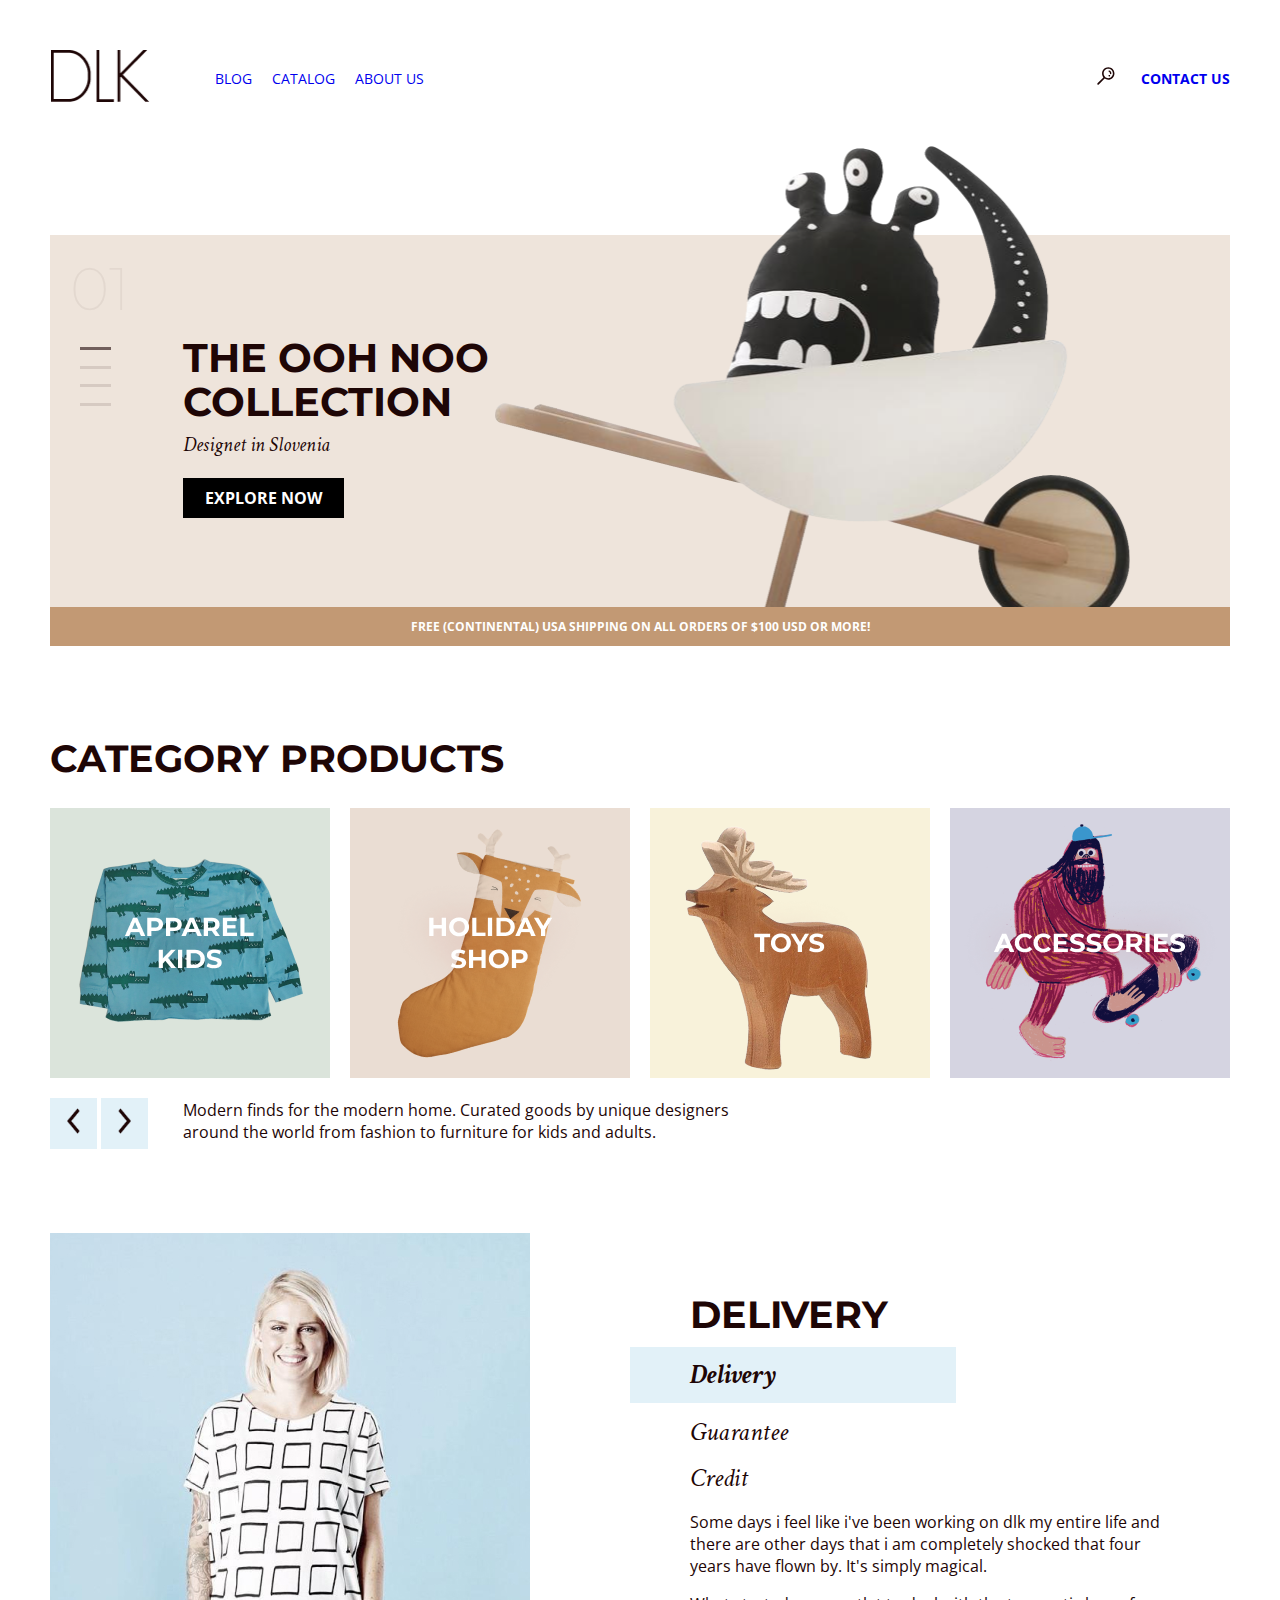
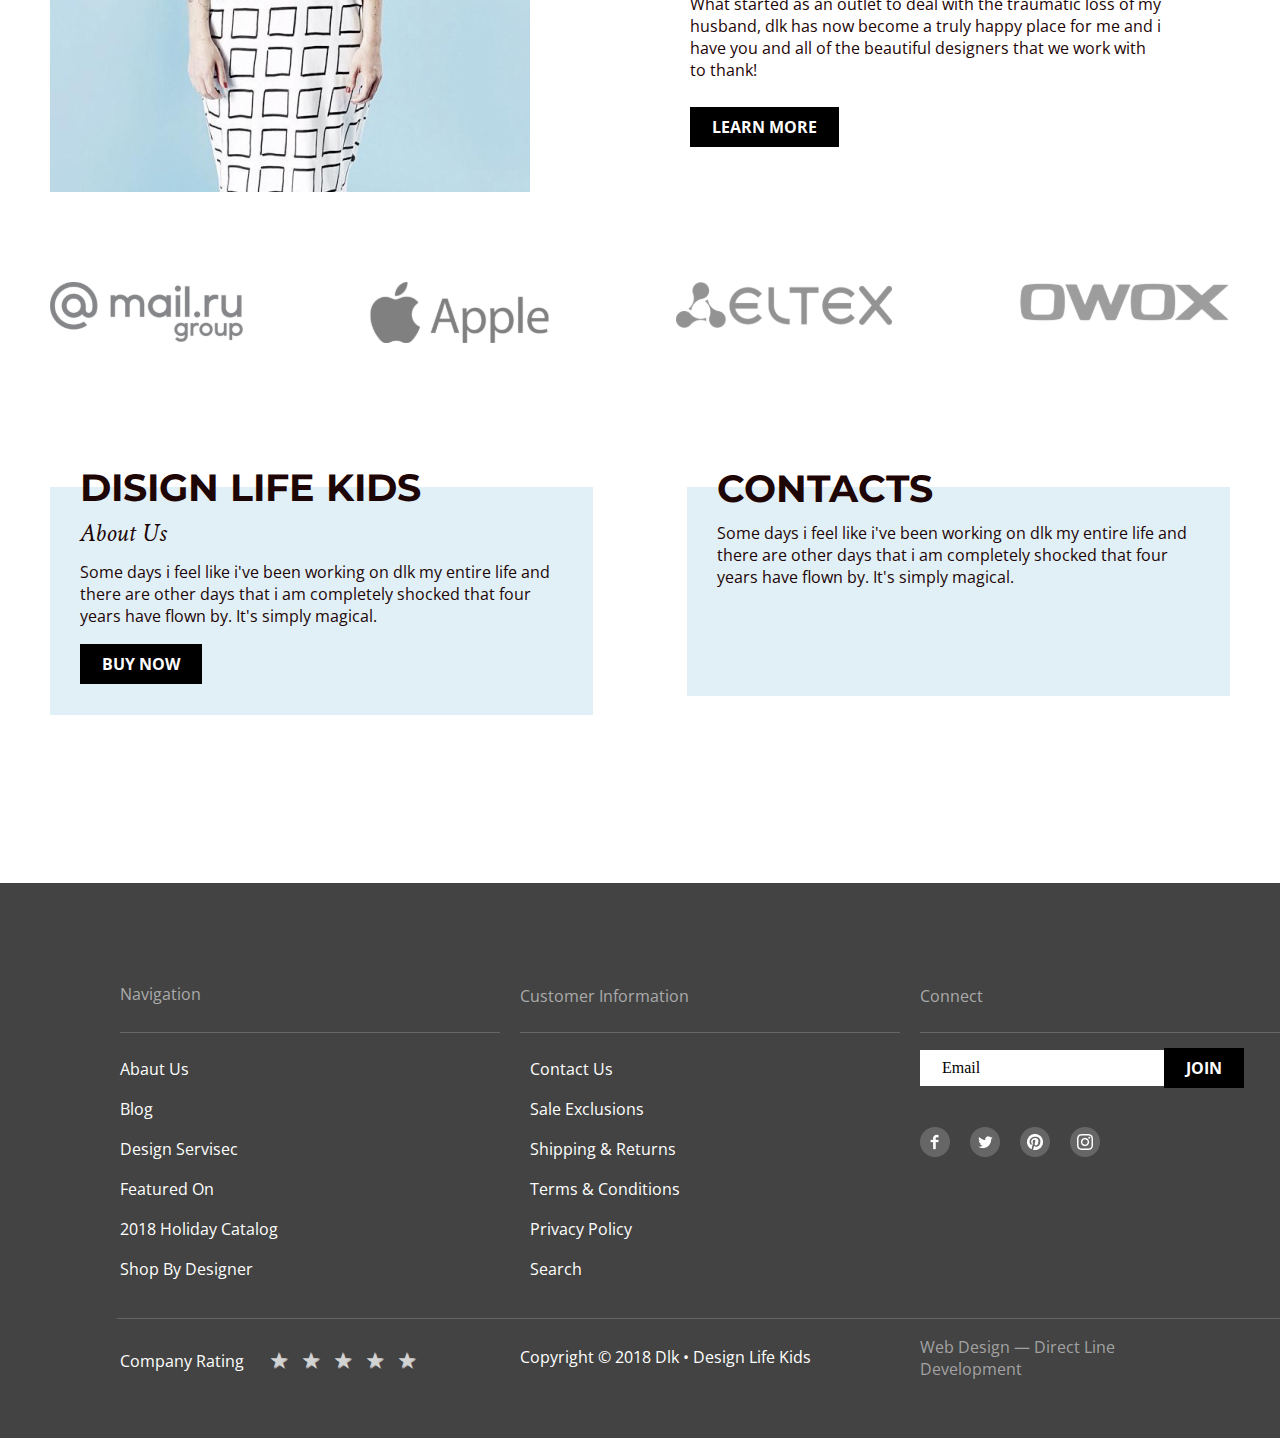
<file: index.html>
<!DOCTYPE html>
<html lang="en">
<head>
    <meta charset="UTF-8">
    <meta http-equiv="X-UA-Compatible" content="IE=edge">
    <meta name="viewport" content="width=device-width, initial-scale=1.0">
    <link rel="preconnect" href="https://fonts.googleapis.com">
    <link rel="preconnect" href="https://fonts.gstatic.com" crossorigin>
    <link href="https://fonts.googleapis.com/css2?family=Crimson+Text:ital,wght@1,400;1,700&family=Montserrat:wght@200;700&family=Open+Sans:wght@400;700&display=swap" rel="stylesheet">
    <link rel="stylesheet" href="/css/normalize.css">
    <link rel="stylesheet" href="/css/common.css">
    <link rel="stylesheet" href="css/style.css">
    <title>Document</title>
</head>
<body>
    <header class="header">
        <a class="header__logo" href="/index.html"><img src="/img/icon/logo.png" width="100px" height="52" alt="header__logo"></a>
        <ul class="header__list">
            <li class="header__list-item"><a href="/pages/blog.html">Blog</a></li>
            <li class="header__list-item"><a href="/pages/catalog.html">Catalog</a></li>
            <li class="header__list-item"><a href="/pages/contact.html">About Us</a></li>
        </ul>
        <ul class="header__search">
            <li class="header__search-img"><a href="#"><img src="/img/icon/search.svg" alt=""></a></li>
            <li class="header__search-contact"><a href="/pages/contact.html">Contact Us</a></li>
        </ul>
    </header>
    <main>
        <section class="banner">
            <p class="banner__number">01</p>
            <ul class="banner__list">
                <li><a href="#"><img src="/img/icon/Rectangle (active).png" alt=""></a></li>
                <li><a href="#"><img src="/img/icon/Rectangle.png" alt=""></a></li>
                <li><a href="#"><img src="/img/icon/Rectangle.png" alt=""></a></li>
                <li><a href="#"><img src="/img/icon/Rectangle.png" alt=""></a></li>
            </ul>
            <h1 class="banner__title" >THE OOH NOO COLLECTION</h1>
            <p class="bnner__title-made">Designet in Slovenia</p>
            <a class="banner__title-button"  href="#">EXPLORE NOW</a>
            <img class="banner__monster-img" src="./img/monster.png" alt="main monster" width="635" height="461">
            <p class="banner__title-info" href="#">Free (continental) USA shipping on all orders of $100 USD or more!</p>
        </section>
        <section class="products">
            <h1 class="products__title">CATEGORY PRODUCTS</h1>
            <ul class="products__title-list">
                <li class="products__title-item"><a href="/pages/catalog.html"><img src="./img/tshirt.png" alt="tshirt"></a></li>
                <li class="products__title-item"><a href="/pages/catalog.html"><img src="./img/socks.png" alt="socks" width="280" height="270"></a></li>
                <li class="products__title-item"><a href="/pages/toys.html"><img src="./img/toys.png" alt="toys" width="280" height="270"></a></li>
                <li class="products__title-item"><a href="/pages/catalog.html"><img src="./img/accsessories.png" alt="skate" width="280" height="270"></a></li>
            </ul>
                <button class="products__button-left" type="button" href="#"><img src="./img/icon/left.png" alt="left" width="13" height="26"></button>
                <button class="products__button-right" type="button" href="#"><img src="./img/icon/right.png" alt="right" width="13" height="26"></button>
             <p class="products__button-info">Modern finds for the modern home. Curated goods by unique designers around the world from fashion to furniture for kids and adults.</p>
        </section> 
        <section class="servises">
            <img class="servises__img" src="./img/wooman.jpg" alt="wooman">
                <h2 class="servises__title">DELIVERY</h2>
                <ul>
                    <li><a class="servises__title-liston" href="#">Delivery</a></li>
                    <li><a class="servises__title-list" href="#">Guarantee</a></li>
                    <li><a class="servises__title-list" href="#">Credit</a></li>
                </ul>
                <p class="servises__list-info">Some days i feel like i've been working on dlk my entire life and there are other days that i am completely shocked that four years have flown by. It's simply magical.</p>
                <p class="servises__list-info">What started as an outlet to deal with the traumatic loss of my husband, dlk has now become a truly happy place for me and i have you and all of the beautiful designers that we work with to thank!</p>
                <button class="servises__button" type="button">LEARN MORE</button>
        </section>
        <section class="partners">
            <ul class="partners__list">
                <li><img class="partners__list-item" src="./img/icon/mailgroup.svg" alt="mail ru group"></li>
                <li><img class="partners__list-item" src="./img/icon/apple.svg" alt="apple"></li>
                <li><img class="partners__list-item" src="./img/icon/estex.svg" alt="estex"></li>
                <li><img class="partners__list-item" src="./img/icon/OWOX.svg" alt="OWOX"></li>
            </ul>
        </section>
        <section class="aboutmap">
            <div class="aboutus">
            <h1 class="aboutus__title">DISIGN LIFE KIDS</h1>
            <p class="aboutus__title-info">About Us</p>
            <p class="aboutus__title-infotext">Some days i feel like i've been working on dlk my entire life and there are other days that i am completely shocked that four years have flown by. It's simply magical.</p>
            <button class="aboutus__button" type="button">BUY NOW</button></div>
            <div class="contacts">
                <h1 class="contacts__title">CONTACTS</h1>
                <p class="contacts__info">Some days i feel like i've been working on dlk my entire life and there are other days that i am completely shocked that four years have flown by. It's simply magical.</p>
                <iframe class="contacts__maps" src="https://www.google.com/maps/embed?pb=!1m18!1m12!1m3!1d2372.536972032954!2d49.28814991536733!3d53.5124662699569!2m3!1f0!2f0!3f0!3m2!1i1024!2i768!4f13.1!3m3!1m2!1s0x416879a82611632d%3A0xb18d94ffcf91e387!2zREwgQWNhZGVteSDigJQg0LrRg9GA0YHRiyDQv9GA0L7Qs9GA0LDQvNC80LjRgNC-0LLQsNC90LjRjw!5e0!3m2!1sru!2sru!4v1669237061024!5m2!1sru!2sru" width="483" height="196" style="border:0;" allowfullscreen="" loading="lazy" referrerpolicy="no-referrer-when-downgrade"></iframe>
            </div>
        </section>
    </main>
    <footer class="footer">
        <div class="container">
            <section class="navigation">
                <h5 class="navigation__title">Navigation</h5>
                <img class="navigation__line" src="/img/Line.png" alt="Line" width="380px" height="1px">
                <nav>
                 <ul>
                     <li><a class="navigation-title-list" href="#">Abaut Us</a></li>
                     <li><a class="navigation-title-list" href="#">Blog</a></li>
                     <li><a class="navigation-title-list" href="#">Design Servisec</a></li>
                     <li><a class="navigation-title-list" href="#">Featured On</a></li>
                     <li><a class="navigation-title-list" href="#">2018 Holiday Catalog</a></li>
                     <li><a class="navigation-title-list" href="#">Shop By Designer</a></li>
                 </ul>
                 </nav>
             </section>
             <section class="info">
                <h5 class="info-title">Customer Information</h5>
                <img class="info__line" src="/img/Line.png" alt="Line" width="380px" height="1px">
                    <ul>
                        <li><a class="info-title-list" href="#">Contact Us</a></li>
                        <li><a class="info-title-list" href="#">Sale Exclusions</a></li>
                        <li><a class="info-title-list" href="#">Shipping & Returns</a></li>
                        <li><a class="info-title-list" href="#">Terms & Conditions</a></li>
                        <li><a class="info-title-list" href="#">Privacy Policy</a></li>
                        <li><a class="info-title-list" href="#">Search</a></li>
                    </ul>
                </section>
                <section class="social">
                    <h5 class="social__title">Connect</h5>
                    <img class="social__line" src="/img/Line.png" alt="Line" width="380px" height="1px">
                    <form class="social__form" action="/action_page.php">
                        <input class="social__form" type="text" id="fname" value="Email" >
                        <button class="social__button" type="button">JOIN</button>
                    </form>
                    <div>
                        <ul class="social__title-list">
                            <li class="social__title-item"><a href="/"><img src="/img/icon/Facebook.png" alt="Facebook»"></a></li>
                            <li class="social__title-item"><a href="/"><img src="/img/icon/Twitter.png" alt="Twitter»"></a></li>
                            <li class="social__title-item"><a href="/"><img src="/img/icon/Pinterest.png" alt="Pinterest»"></a></li>
                            <li class="social__title-item"><a href="/"><img src="/img/icon/Instagram.png" alt="Instagram»"></a></li>
                        </ul>
                    </div>
                </section>
                    <div><img class="f__line" src="/img/Line.png" alt="Line" width="1180px" height="1px"></div>
                <section class="rating">
                    <h5 class="rating__caption">Company Rating</h5>
                    <div class="rating-area" tabindex="0">
                        <input type="radio" id="star-5" name="rating" value="5">
                        <label for="star-5" title="Оценка «5»"></label>	
                        <input type="radio" id="star-4" name="rating" value="4">
                        <label for="star-4" title="Оценка «4»"></label>    
                        <input type="radio" id="star-3" name="rating" value="3">
                        <label for="star-3" title="Оценка «3»"></label>  
                        <input type="radio" id="star-2" name="rating" value="2">
                        <label for="star-2" title="Оценка «2»"></label>    
                        <input type="radio" id="star-1" name="rating" value="1">
                        <label for="star-1" title="Оценка «1»"></label>
                    </div>
        </section>
        <section class="rights">
            <h5 class="rights__title">Copyright © 2018 Dlk • Design Life Kids</h5>
        </section>
        <section class="creator">
            <h5><a class="creator__title" href="#">Web Design — Direct Line Development</a></h5>
        </section>
        </div>
    </footer>
</body>
</html>
</file>
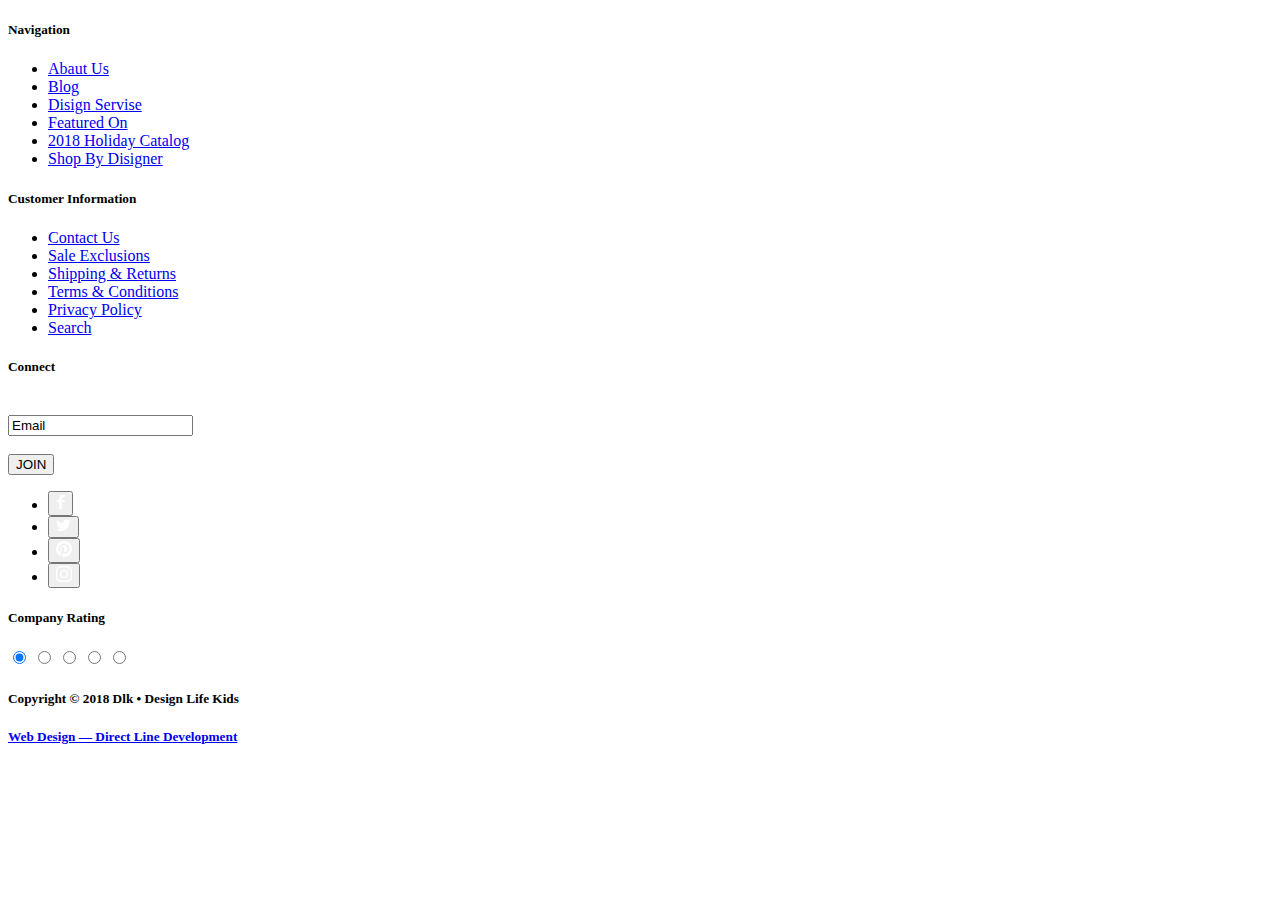
<file: blog/blog.html>
<!DOCTYPE html>
<html lang="en">
<head>
    <meta charset="UTF-8">
    <meta http-equiv="X-UA-Compatible" content="IE=edge">
    <meta name="viewport" content="width=device-width, initial-scale=1.0">
    <title>BLOG</title>
</head>
<body>
    <footer>
        <section class="navigation">
           <h5 class="navigation__title">Navigation</h5>
           <nav class="navigation">
            <ul>
                <li><a class="navigation-title-list" href="#">Abaut Us</a></li>
                <li><a class="navigation-title-list" href="#">Blog</a></li>
                <li><a class="navigation-title-list" href="#">Disign Servise</a></li>
                <li><a class="navigation-title-list" href="#">Featured On</a></li>
                <li><a class="navigation-title-list" href="#">2018 Holiday Catalog</a></li>
                <li><a class="navigation-title-list" href="#">Shop By Disigner</a></li>
            </ul>
            </nav>
        </section>
        <section class="info">
        <h5 class="info-title">Customer Information</h5>
            <ul>
                <li><a class="info-title-list" href="#">Contact Us</a></li>
                <li><a class="info-title-list" href="#">Sale Exclusions</a></li>
                <li><a class="info-title-list" href="#">Shipping & Returns</a></li>
                <li><a class="info-title-list" href="#">Terms & Conditions</a></li>
                <li><a class="info-title-list" href="#">Privacy Policy</a></li>
                <li><a class="info-title-list" href="#">Search</a></li>
            </ul>
        </section>
        <section class="social">
            <h5 class="social__title">Connect</h5>
            <form class="social__form" action="/action_page.php">
                <label class="social__form" for="fname"></label><br>
                <input class="social__form" type="text" id="fname" value="Email"><br><br>
                <input class="social__form" type="submit" value="JOIN">
              </form>
              <div>
                <ul>
                    <li><button class="social__title-list"><img src="/img/icon/f.svg" alt="Facebook»"></button></li>
                    <li><button class="social__title-list"><img src="/img/icon/twitter.svg" alt="Twitter»"></button></li>
                    <li><button class="social__title-list"><img src="/img/icon/Pinterest.svg" alt="Pinterest»"></button></li>
                    <li><button class="social__title-list"><img src="/img/icon/Instagram.svg" alt="Instagram»"></button></li>
                </ul>
              </div>
        </section>
        <section class="rating">
                    <h5 class="rating__caption">Company Rating</h5>
                <div class="rating__group">
                    <input class="rating__input" type="radio" name="health" id="health-1" value="1" checked>
                    <label class="rating__star" for="health-1" aria-label="Ужасно"></label>
        
                    <input class="rating__input" type="radio" name="health" id="health-2" value="2">
                    <label class="rating__star" for="health-2" aria-label="Сносно"></label>
        
                    <input class="rating__input" type="radio" name="health" id="health-3" value="3">
                    <label class="rating__star" for="health-3" aria-label="Нормально"></label>
        
                    <input class="rating__input" type="radio" name="health" id="health-4" value="4">
                    <label class="rating__star" for="health-4" aria-label="Хорошо"></label>
        
                    <input class="rating__input" type="radio" name="health" id="health-5" value="5">
                    <label class="rating__star" for="health-5" aria-label="Отлично"></label>
        
                    <div class="rating__focus"></div>
                </div>
        </section>
        <section class="rights">
            <h5 class="rights__title">Copyright © 2018 Dlk • Design Life Kids</h5>
        </section>
        <section class="creator">
            <h5><a class="creator__title" href="#">Web Design — Direct Line Development</a></h5>
        </section>
    </footer>
</body>
</html>
</file>
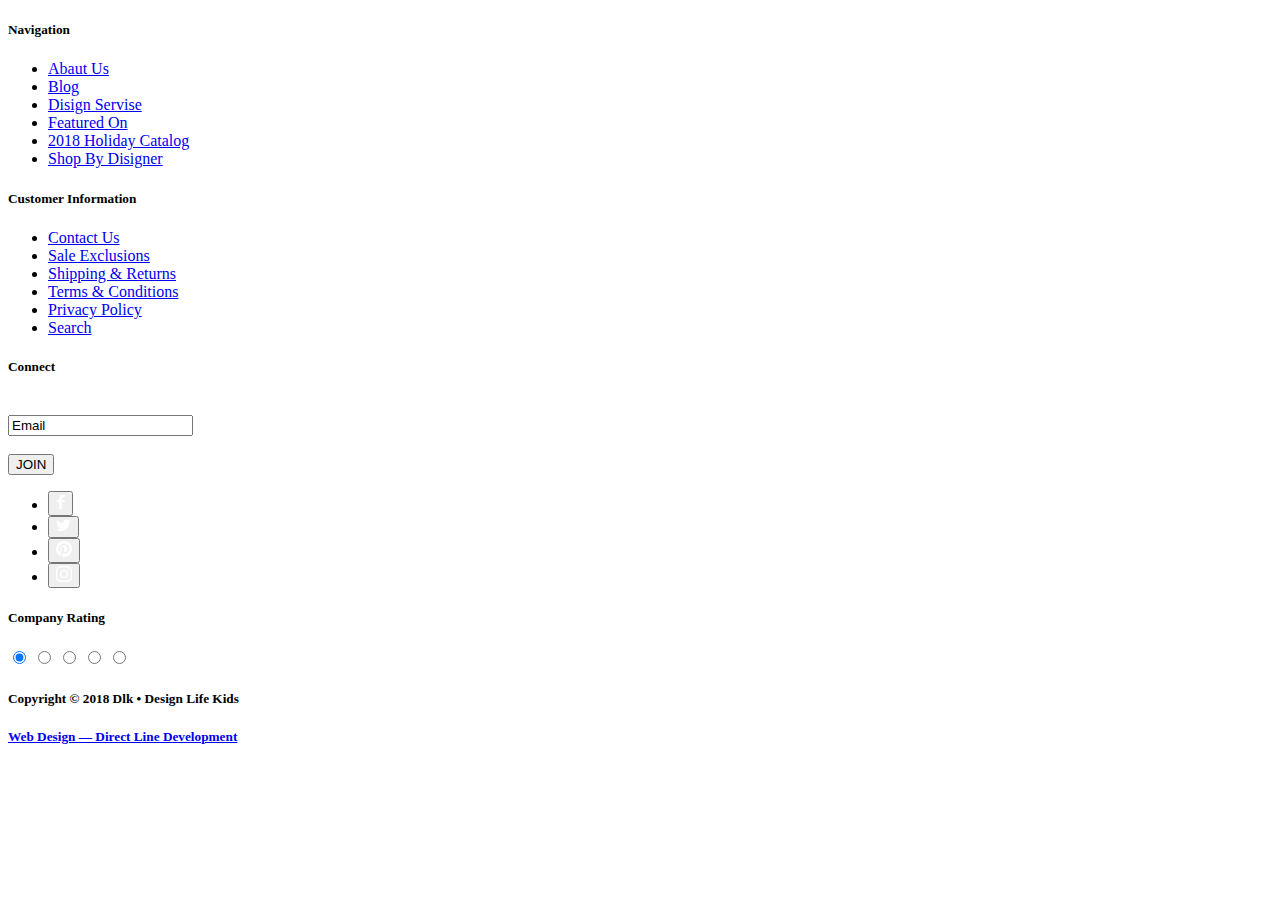
<file: catalog/catalog.html>
<!DOCTYPE html>
<html lang="en">
<head>
    <meta charset="UTF-8">
    <meta http-equiv="X-UA-Compatible" content="IE=edge">
    <meta name="viewport" content="width=device-width, initial-scale=1.0">
    <title>CATALOG</title>
</head>
<body>
    <footer>
        <section class="navigation">
           <h5 class="navigation__title">Navigation</h5>
           <nav class="navigation">
            <ul>
                <li><a class="navigation-title-list" href="#">Abaut Us</a></li>
                <li><a class="navigation-title-list" href="#">Blog</a></li>
                <li><a class="navigation-title-list" href="#">Disign Servise</a></li>
                <li><a class="navigation-title-list" href="#">Featured On</a></li>
                <li><a class="navigation-title-list" href="#">2018 Holiday Catalog</a></li>
                <li><a class="navigation-title-list" href="#">Shop By Disigner</a></li>
            </ul>
            </nav>
        </section>
        <section class="info">
        <h5 class="info-title">Customer Information</h5>
            <ul>
                <li><a class="info-title-list" href="#">Contact Us</a></li>
                <li><a class="info-title-list" href="#">Sale Exclusions</a></li>
                <li><a class="info-title-list" href="#">Shipping & Returns</a></li>
                <li><a class="info-title-list" href="#">Terms & Conditions</a></li>
                <li><a class="info-title-list" href="#">Privacy Policy</a></li>
                <li><a class="info-title-list" href="#">Search</a></li>
            </ul>
        </section>
        <section class="social">
            <h5 class="social__title">Connect</h5>
            <form class="social__form" action="/action_page.php">
                <label class="social__form" for="fname"></label><br>
                <input class="social__form" type="text" id="fname" value="Email"><br><br>
                <input class="social__form" type="submit" value="JOIN">
              </form>
              <div>
                <ul>
                    <li><button class="social__title-list"><img src="/img/icon/f.svg" alt="Facebook»"></button></li>
                    <li><button class="social__title-list"><img src="/img/icon/twitter.svg" alt="Twitter»"></button></li>
                    <li><button class="social__title-list"><img src="/img/icon/Pinterest.svg" alt="Pinterest»"></button></li>
                    <li><button class="social__title-list"><img src="/img/icon/Instagram.svg" alt="Instagram»"></button></li>
                </ul>
              </div>
        </section>
        <section class="rating">
                    <h5 class="rating__caption">Company Rating</h5>
                <div class="rating__group">
                    <input class="rating__input" type="radio" name="health" id="health-1" value="1" checked>
                    <label class="rating__star" for="health-1" aria-label="Ужасно"></label>
        
                    <input class="rating__input" type="radio" name="health" id="health-2" value="2">
                    <label class="rating__star" for="health-2" aria-label="Сносно"></label>
        
                    <input class="rating__input" type="radio" name="health" id="health-3" value="3">
                    <label class="rating__star" for="health-3" aria-label="Нормально"></label>
        
                    <input class="rating__input" type="radio" name="health" id="health-4" value="4">
                    <label class="rating__star" for="health-4" aria-label="Хорошо"></label>
        
                    <input class="rating__input" type="radio" name="health" id="health-5" value="5">
                    <label class="rating__star" for="health-5" aria-label="Отлично"></label>
        
                    <div class="rating__focus"></div>
                </div>
        </section>
        <section class="rights">
            <h5 class="rights__title">Copyright © 2018 Dlk • Design Life Kids</h5>
        </section>
        <section class="creator">
            <h5><a class="creator__title" href="#">Web Design — Direct Line Development</a></h5>
        </section>
    </footer>
</body>
</html>
</file>
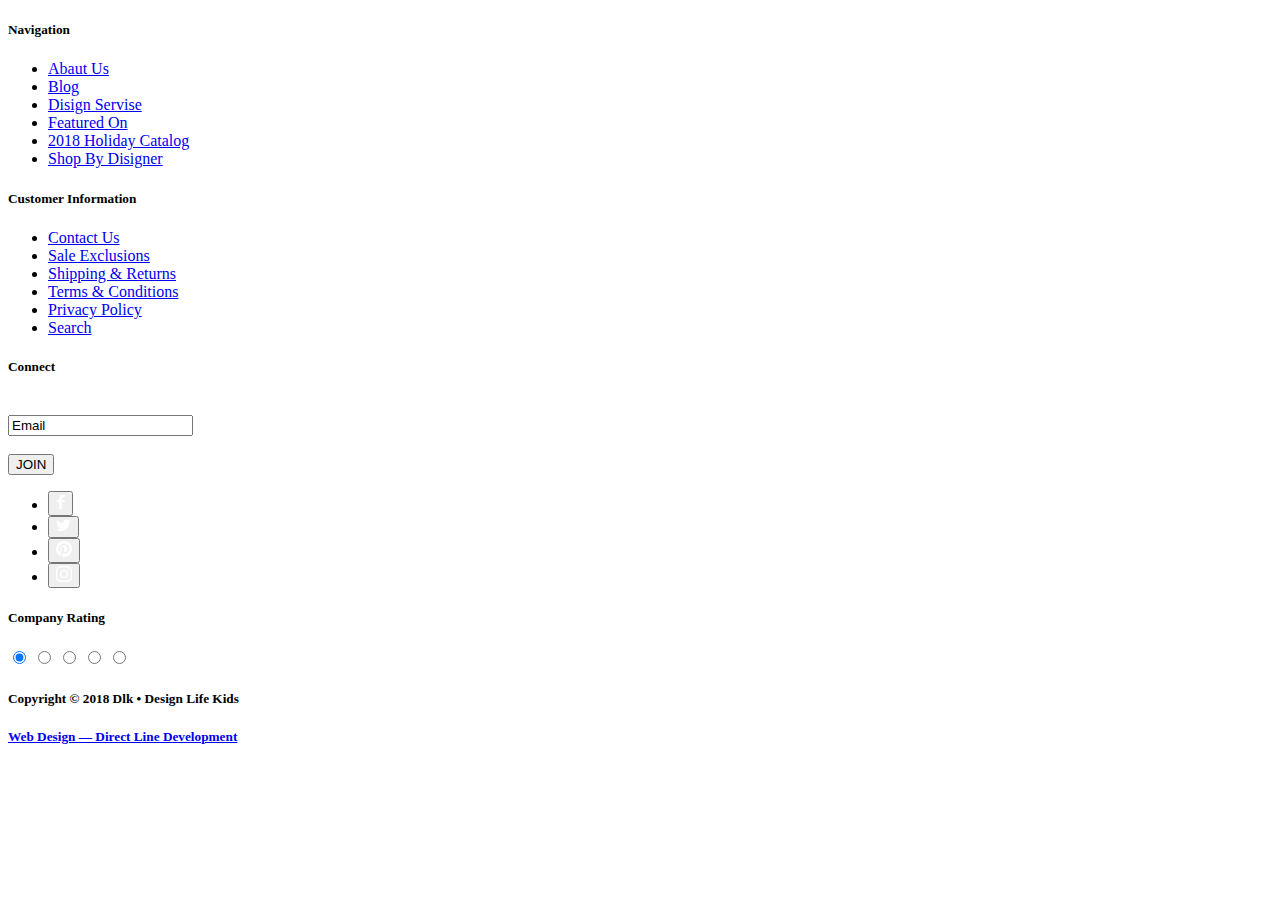
<file: contact/contact.html>
<!DOCTYPE html>
<html lang="en">
<head>
    <meta charset="UTF-8">
    <meta http-equiv="X-UA-Compatible" content="IE=edge">
    <meta name="viewport" content="width=device-width, initial-scale=1.0">
    <title>CONTACT</title>
</head>
<body>
    <footer>
        <section class="navigation">
           <h5 class="navigation__title">Navigation</h5>
           <nav class="navigation">
            <ul>
                <li><a class="navigation-title-list" href="#">Abaut Us</a></li>
                <li><a class="navigation-title-list" href="#">Blog</a></li>
                <li><a class="navigation-title-list" href="#">Disign Servise</a></li>
                <li><a class="navigation-title-list" href="#">Featured On</a></li>
                <li><a class="navigation-title-list" href="#">2018 Holiday Catalog</a></li>
                <li><a class="navigation-title-list" href="#">Shop By Disigner</a></li>
            </ul>
            </nav>
        </section>
        <section class="info">
        <h5 class="info-title">Customer Information</h5>
            <ul>
                <li><a class="info-title-list" href="#">Contact Us</a></li>
                <li><a class="info-title-list" href="#">Sale Exclusions</a></li>
                <li><a class="info-title-list" href="#">Shipping & Returns</a></li>
                <li><a class="info-title-list" href="#">Terms & Conditions</a></li>
                <li><a class="info-title-list" href="#">Privacy Policy</a></li>
                <li><a class="info-title-list" href="#">Search</a></li>
            </ul>
        </section>
        <section class="social">
            <h5 class="social__title">Connect</h5>
            <form class="social__form" action="/action_page.php">
                <label class="social__form" for="fname"></label><br>
                <input class="social__form" type="text" id="fname" value="Email"><br><br>
                <input class="social__form" type="submit" value="JOIN">
              </form>
              <div>
                <ul>
                    <li><button class="social__title-list"><img src="/img/icon/f.svg" alt="Facebook»"></button></li>
                    <li><button class="social__title-list"><img src="/img/icon/twitter.svg" alt="Twitter»"></button></li>
                    <li><button class="social__title-list"><img src="/img/icon/Pinterest.svg" alt="Pinterest»"></button></li>
                    <li><button class="social__title-list"><img src="/img/icon/Instagram.svg" alt="Instagram»"></button></li>
                </ul>
              </div>
        </section>
        <section class="rating">
                    <h5 class="rating__caption">Company Rating</h5>
                <div class="rating__group">
                    <input class="rating__input" type="radio" name="health" id="health-1" value="1" checked>
                    <label class="rating__star" for="health-1" aria-label="Ужасно"></label>
        
                    <input class="rating__input" type="radio" name="health" id="health-2" value="2">
                    <label class="rating__star" for="health-2" aria-label="Сносно"></label>
        
                    <input class="rating__input" type="radio" name="health" id="health-3" value="3">
                    <label class="rating__star" for="health-3" aria-label="Нормально"></label>
        
                    <input class="rating__input" type="radio" name="health" id="health-4" value="4">
                    <label class="rating__star" for="health-4" aria-label="Хорошо"></label>
        
                    <input class="rating__input" type="radio" name="health" id="health-5" value="5">
                    <label class="rating__star" for="health-5" aria-label="Отлично"></label>
        
                    <div class="rating__focus"></div>
                </div>
        </section>
        <section class="rights">
            <h5 class="rights__title">Copyright © 2018 Dlk • Design Life Kids</h5>
        </section>
        <section class="creator">
            <h5><a class="creator__title" href="#">Web Design — Direct Line Development</a></h5>
        </section>
    </footer>
</body>
</html>
</file>
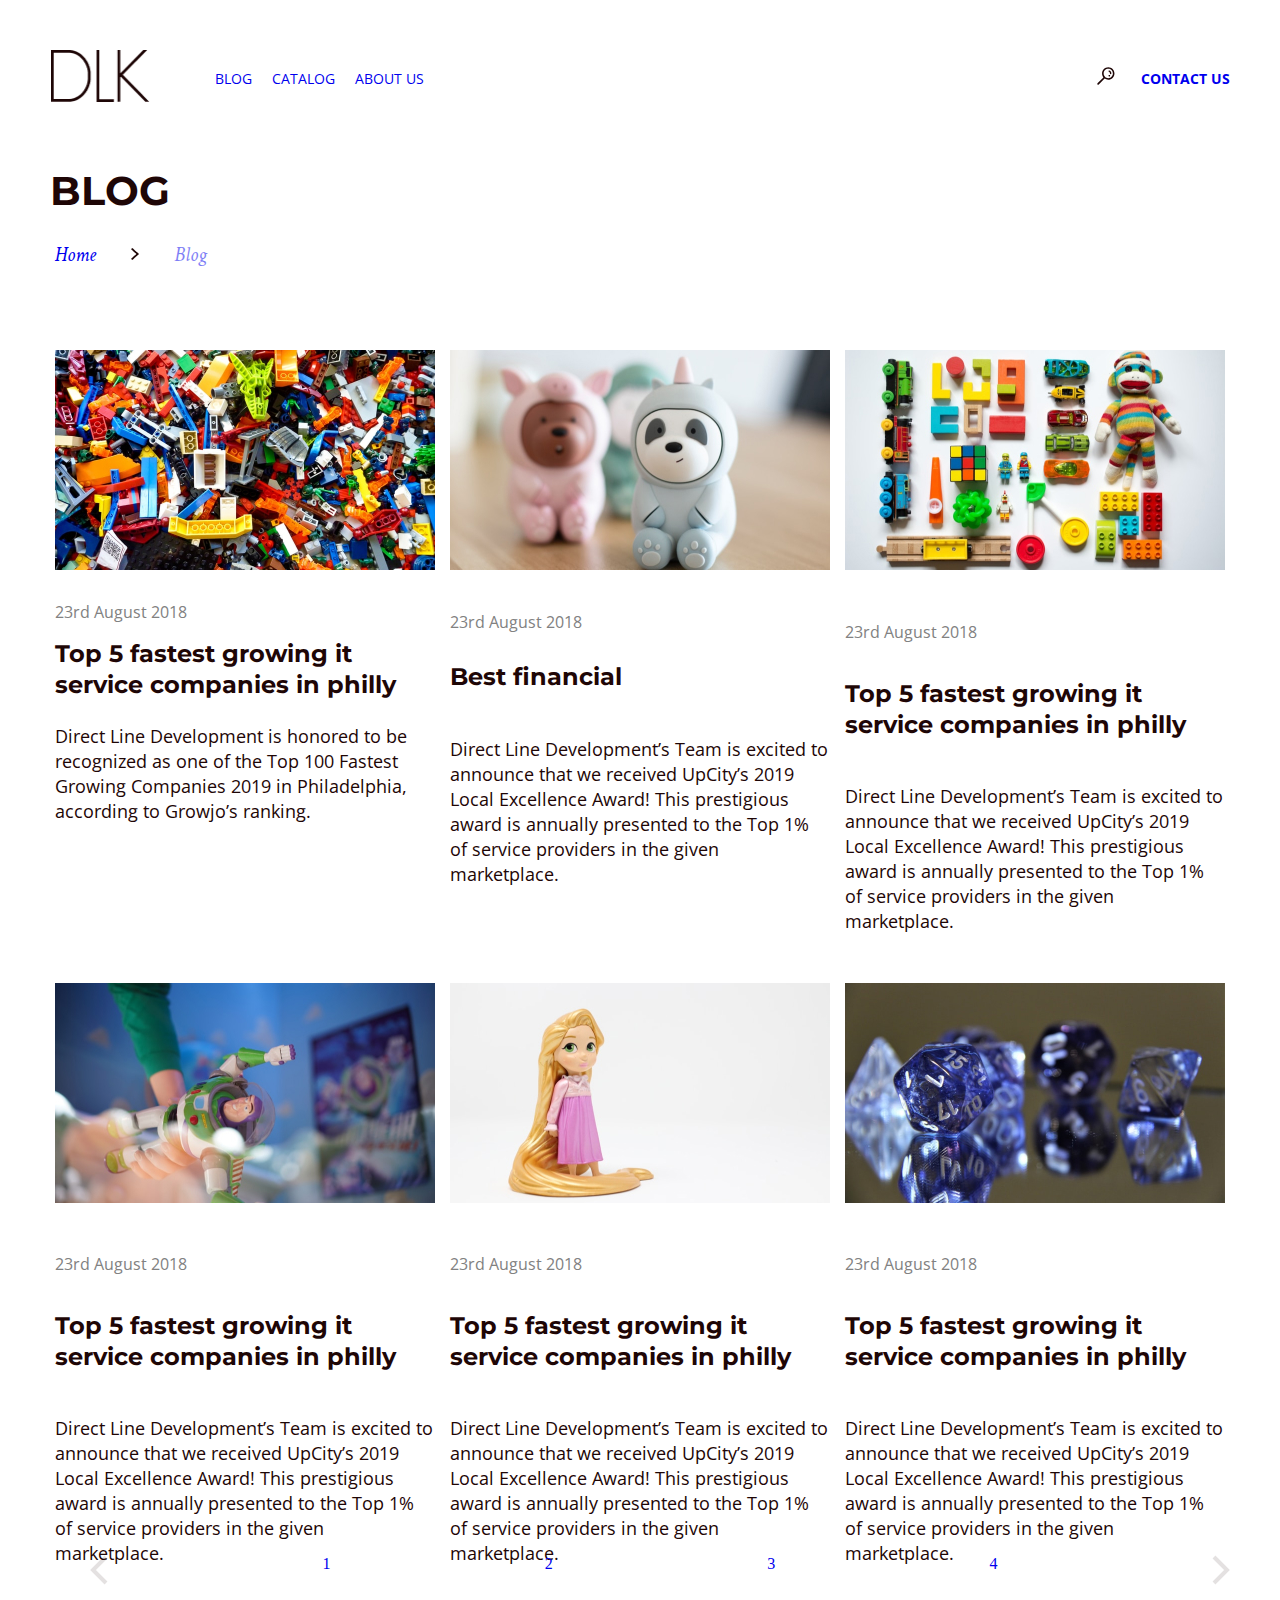
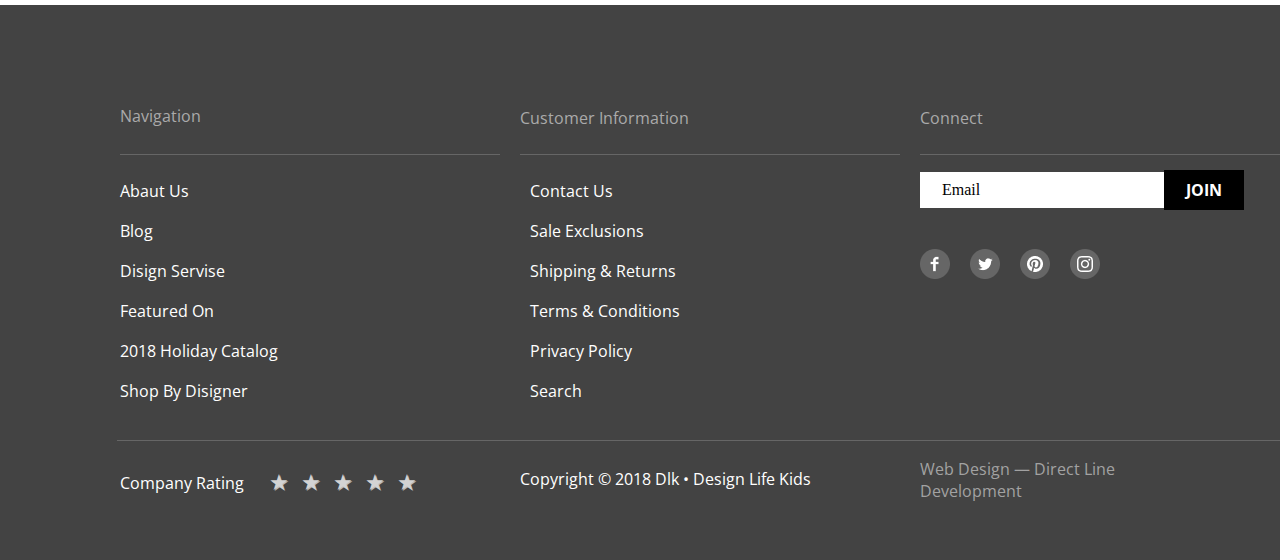
<file: pages/blog.html>
<!DOCTYPE html>
<html lang="en">
<head>
    <meta charset="UTF-8">
    <meta http-equiv="X-UA-Compatible" content="IE=edge">
    <meta name="viewport" content="width=device-width, initial-scale=1.0">
    <link rel="preconnect" href="https://fonts.googleapis.com">
    <link rel="preconnect" href="https://fonts.gstatic.com" crossorigin>
    <link href="https://fonts.googleapis.com/css2?family=Crimson+Text:ital,wght@1,400;1,700&family=Montserrat:wght@200;700&family=Open+Sans:wght@400;700&display=swap" rel="stylesheet">
    <link rel="stylesheet" href="/css/normalize.css">
    <link rel="stylesheet" href="/css/common.css">
    <link rel="stylesheet" href="/css/blog.css">
    <title>Document</title>
</head>
<body>
    <header class="header">
        <a class="header__logo" href="/index.html"><img src="/img/icon/logo.png" width="100px" height="52" alt="header__logo"></a>
        <ul class="header__list">
            <li class="header__list-item"><a href="/pages/blog.html">Blog</a></li>
            <li class="header__list-item"><a href="/pages/catalog.html">Catalog</a></li>
            <li class="header__list-item"><a href="/pages/contact.html">About Us</a></li>
        </ul>
        <ul class="header__search">
            <li class="header__search-img"><a href="#"><img src="/img/icon/search.svg" alt=""></a></li>
            <li class="header__search-contact"><a href="/pages/contact.html">Contact Us</a></li>
        </ul>
    </header>
    <main>
        <section class="blog">
            <h1 class="blog__title">Blog</h1>
            <ul class="blog__title-list">
                <li class="blog__title-item-one"><a href="/index.html">Home</a></li>
                <li class="blog__title-img"><img src="/img/icon/strelka.png" alt="strelka"></li>
                <li class="blog__title-item-two"><a href="#">Blog</a></li>
            </ul>
        </section>
        <section class="blog__list">
            <ul class="blog__list-one">
                <li class="blog__list-one-img"><img src="/img/lego.jpg" alt="lego"></li>
                <li class="blog__list-one-item"><p>23rd August 2018</p></li>
                <li class="blog__list-one-title"><p>Top 5 fastest growing it service companies in philly</p></li>
                <li class="blog__list-one-info"><p>Direct Line Development is honored to be recognized as one of the Top 100 Fastest Growing Companies 2019 in Philadelphia, according to Growjo’s ranking.</p></li>
            </ul>
            <ul class="blog__list-two">
                <li class="blog__list-two-img"><img src="/img/costume.jpg" alt="costume"></li>
                <li class="blog__list-two-item"><p>23rd August 2018</p></li>
                <li class="blog__list-two-title"><p>Best financial</p></li>
                <li class="blog__list-two-info"><p>Direct Line Development’s Team is excited to announce that we received UpCity’s 2019 Local Excellence Award! This prestigious award is annually presented to the Top 1% of service providers in the given marketplace.</p></li>
            </ul>
            <ul class="blog__list-two">
                <li class="blog__list-one-img"><img src="/img/rubik.jpg" alt="lego"></li>
                <li class="blog__list-one-item"><p>23rd August 2018</p></li>
                <li class="blog__list-one-title"><p>Top 5 fastest growing it service companies in philly</p></li>
                <li class="blog__list-one-info"><p>Direct Line Development’s Team is excited to announce that we received UpCity’s 2019 Local Excellence Award! This prestigious award is annually presented to the Top 1% of service providers in the given marketplace.</p></li>
            </ul>
            <ul class="blog__list-two">
                <li class="blog__list-one-img"><img src="/img/buzz.jpg" alt="lego"></li>
                <li class="blog__list-one-item"><p>23rd August 2018</p></li>
                <li class="blog__list-one-title"><p>Top 5 fastest growing it service companies in philly</p></li>
                <li class="blog__list-one-info"><p>Direct Line Development’s Team is excited to announce that we received UpCity’s 2019 Local Excellence Award! This prestigious award is annually presented to the Top 1% of service providers in the given marketplace.</p></li>
            </ul>
            <ul class="blog__list-two">
                <li class="blog__list-one-img"><img src="/img/rapunzel.jpg" alt="lego"></li>
                <li class="blog__list-one-item"><p>23rd August 2018</p></li>
                <li class="blog__list-one-title"><p>Top 5 fastest growing it service companies in philly</p></li>
                <li class="blog__list-one-info"><p>Direct Line Development’s Team is excited to announce that we received UpCity’s 2019 Local Excellence Award! This prestigious award is annually presented to the Top 1% of service providers in the given marketplace.</p></li>
            </ul>
            <ul class="blog__list-two">
                <li class="blog__list-one-img"><img src="/img/dice.jpg" alt="lego"></li>
                <li class="blog__list-one-item"><p>23rd August 2018</p></li>
                <li class="blog__list-one-title"><p>Top 5 fastest growing it service companies in philly</p></li>
                <li class="blog__list-one-info"><p>Direct Line Development’s Team is excited to announce that we received UpCity’s 2019 Local Excellence Award! This prestigious award is annually presented to the Top 1% of service providers in the given marketplace.</p></li>
            </ul>
        </div>
        </section>
        <section class="blog__scroll"> 
            <ul class="blog__scroll-list">
                <li class="blog__scroll-item"><a href=""><img src="/img/icon/leftblog.svg" alt=""></a></li>
                <li class="blog__scroll-item"><a href="#">1</a></li>
                <li class="blog__scroll-item"><a href="#">2</a></li>
                <li class="blog__scroll-item"><a href="#">3</a></li>
                <li class="blog__scroll-item"><a href="#">4</a></li>
                <li class="blog__scroll-item"><a href="#"><img src="/img/icon/rightblog.svg" alt=""></a></li>
            </ul>
        </section>
    </main>
    <footer class="footer">
        <div class="container">
        <section class="navigation">
            <h5 class="navigation__title">Navigation</h5>
            <img class="navigation__line" src="/img/Line.png" alt="Line" width="380px" height="1px">
            <nav>
             <ul>
                 <li><a class="navigation-title-list" href="#">Abaut Us</a></li>
                 <li><a class="navigation-title-list" href="#">Blog</a></li>
                 <li><a class="navigation-title-list" href="#">Disign Servise</a></li>
                 <li><a class="navigation-title-list" href="#">Featured On</a></li>
                 <li><a class="navigation-title-list" href="#">2018 Holiday Catalog</a></li>
                 <li><a class="navigation-title-list" href="#">Shop By Disigner</a></li>
             </ul>
             </nav>
         </section>
         <section class="info">
            <h5 class="info-title">Customer Information</h5>
            <img class="info__line" src="/img/Line.png" alt="Line" width="380px" height="1px">
                <ul>
                    <li><a class="info-title-list" href="#">Contact Us</a></li>
                    <li><a class="info-title-list" href="#">Sale Exclusions</a></li>
                    <li><a class="info-title-list" href="#">Shipping & Returns</a></li>
                    <li><a class="info-title-list" href="#">Terms & Conditions</a></li>
                    <li><a class="info-title-list" href="#">Privacy Policy</a></li>
                    <li><a class="info-title-list" href="#">Search</a></li>
                </ul>
            </section>
            <section class="social">
                <h5 class="social__title">Connect</h5>
                <img class="social__line" src="/img/Line.png" alt="Line" width="380px" height="1px">
                <form class="social__form" action="/action_page.php">
                    <input class="social__form" type="text" id="fname" value="Email">
                    <button class="social__button" type="button">JOIN</button>
                </form>
                <div>
                    <ul class="social__title-list">
                        <li class="social__title-item"><a href="/"><img src="/img/icon/Facebook.png" alt="Facebook»"></a></li>
                        <li class="social__title-item"><a href="/"><img src="/img/icon/Twitter.png" alt="Twitter»"></a></li>
                        <li class="social__title-item"><a href="/"><img src="/img/icon/Pinterest.png" alt="Pinterest»"></a></li>
                        <li class="social__title-item"><a href="/"><img src="/img/icon/Instagram.png" alt="Instagram»"></a></li>
                    </ul>
                </div>
            </section>
                <div><img class="f__line" src="/img/Line.png" alt="Line" width="1180px" height="1px"></div>
            <section class="rating">
                <h5 class="rating__caption">Company Rating</h5>
                <div class="rating-area">
                    <input type="radio" id="star-5" name="rating" value="5">
                    <label for="star-5" title="Оценка «5»"></label>	
                    <input type="radio" id="star-4" name="rating" value="4">
                    <label for="star-4" title="Оценка «4»"></label>    
                    <input type="radio" id="star-3" name="rating" value="3">
                    <label for="star-3" title="Оценка «3»"></label>  
                    <input type="radio" id="star-2" name="rating" value="2">
                    <label for="star-2" title="Оценка «2»"></label>    
                    <input type="radio" id="star-1" name="rating" value="1">
                    <label for="star-1" title="Оценка «1»"></label>
                </div>
    </section>
    <section class="rights">
        <h5 class="rights__title">Copyright © 2018 Dlk • Design Life Kids</h5>
    </section>
    <section class="creator">
        <h5><a class="creator__title" href="#">Web Design — Direct Line Development</a></h5>
    </section>
    </div>
    </footer>
</body>
</html>
</file>
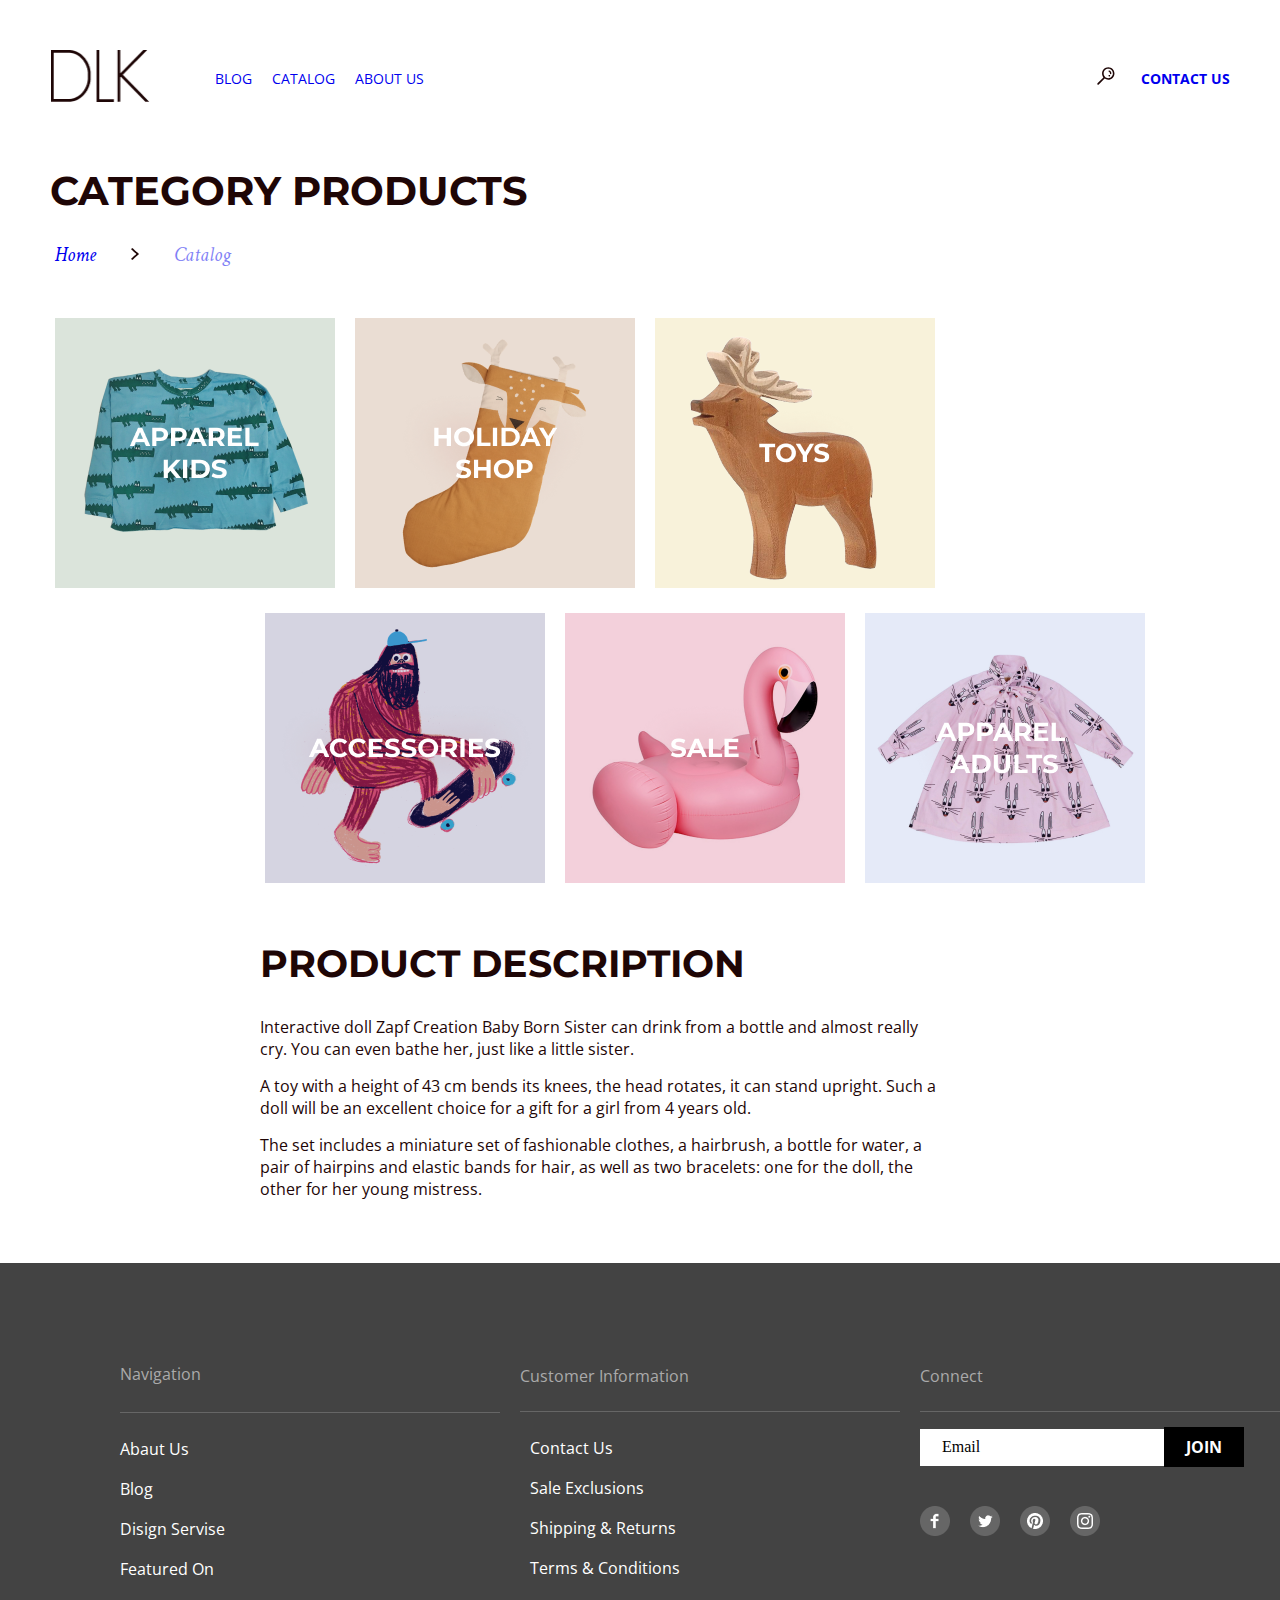
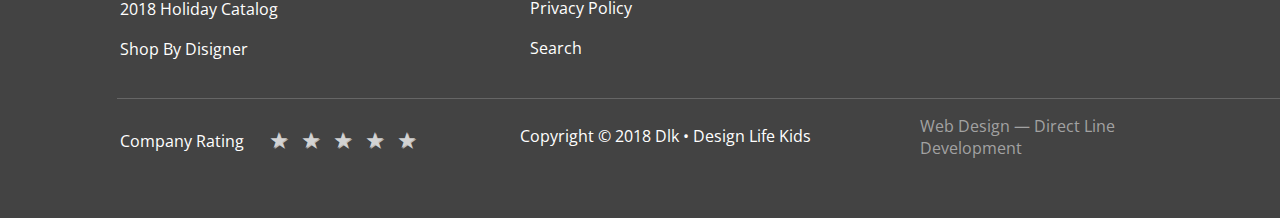
<file: pages/catalog.html>
<!DOCTYPE html>
<html lang="en">
<head>
    <meta charset="UTF-8">
    <meta http-equiv="X-UA-Compatible" content="IE=edge">
    <meta name="viewport" content="width=device-width, initial-scale=1.0">
    <link rel="preconnect" href="https://fonts.googleapis.com">
    <link rel="preconnect" href="https://fonts.gstatic.com" crossorigin>
    <link href="https://fonts.googleapis.com/css2?family=Crimson+Text:ital,wght@1,400;1,700&family=Montserrat:wght@200;700&family=Open+Sans:wght@400;700&display=swap" rel="stylesheet">
    <link rel="stylesheet" href="/css/normalize.css">
    <link rel="stylesheet" href="/css/common.css">
    <link rel="stylesheet" href="/css/catalog.css">
    <title>Document</title>
</head>
<body>
    <header class="header">
        <a class="header__logo" href="/index.html"><img src="/img/icon/logo.png" width="100px" height="52" alt="header__logo"></a>
        <ul class="header__list">
            <li class="header__list-item"><a href="/pages/blog.html">Blog</a></li>
            <li class="header__list-item"><a href="/pages/catalog.html">Catalog</a></li>
            <li class="header__list-item"><a href="/pages/contact.html">About Us</a></li>
        </ul>
        <ul class="header__search">
            <li class="header__search-img"><a href="#"><img src="/img/icon/search.svg" alt=""></a></li>
            <li class="header__search-contact"><a href="/pages/contact.html">Contact Us</a></li>
        </ul>
    </header>
    <main>
        <section class="catalog">
            <h1 class="catalog__title">Category Products</h1>
            <ul class="catalog__title-list">
                <li class="catalog__title-item-one"><a href="/index.html">Home</a></li>
                <li class="catalog__title-img"><img src="/img/icon/strelka.png" alt="strelka"></li>
                <li class="catalog__title-item-two"><a href="#">Catalog</a></li>
            </ul>
            <ul class="cart__title-list">
                <li class="cart__title-item"><a href="/pages/catalog.html"><img src="/img/tshirt.png" alt="tshirt"></a></li>
                <li class="cart__title-item"><a href="/pages/catalog.html"><img src="/img/socks.png" alt="socks" width="280" height="270"></a></li>
                <li class="cart__title-item"><a href="/pages/toys.html"><img src="/img/toys.png" alt="toys" width="280" height="270"></a></li>
                <li class="cart__title-item"><a href="/pages/catalog.html"><img src="/img/accsessories.png" alt="skate" width="280" height="270"></a></li>
                <li class="cart__title-item"><a href="#"><img src="/img/sale.png" alt="skate" width="280" height="270"></a></li>
                <li class="cart__title-item"><a href="#"><img src="/img/adault.png" alt="skate" width="280" height="270"></a></li>
            </ul>
            <ul class="catalog__info">
                <li class="catalog__info-title"><p>Product Description</p></li>
                <li class="catalog__info-list"><p>Interactive doll Zapf Creation Baby Born Sister can drink from a bottle and almost really cry. You can even bathe her, just like a little sister.</p></li>
                <li class="catalog__info-list"><p>A toy with a height of 43 cm bends its knees, the head rotates, it can stand upright. Such a doll will be an excellent choice for a gift for a girl from 4 years old.</p></li>
                <li class="catalog__info-list"><p>The set includes a miniature set of fashionable clothes, a hairbrush, a bottle for water, a pair of hairpins and elastic bands for hair, as well as two bracelets: one for the doll, the other for her young mistress.</p></li>
            </ul>
        </section>
    </main>
    <footer class="footer">
        <div class="container">
        <section class="navigation">
            <h5 class="navigation__title">Navigation</h5>
            <img class="navigation__line" src="/img/Line.png" alt="Line" width="380px" height="1px">
            <nav>
             <ul>
                 <li><a class="navigation-title-list" href="#">Abaut Us</a></li>
                 <li><a class="navigation-title-list" href="#">Blog</a></li>
                 <li><a class="navigation-title-list" href="#">Disign Servise</a></li>
                 <li><a class="navigation-title-list" href="#">Featured On</a></li>
                 <li><a class="navigation-title-list" href="#">2018 Holiday Catalog</a></li>
                 <li><a class="navigation-title-list" href="#">Shop By Disigner</a></li>
             </ul>
             </nav>
         </section>
         <section class="info">
            <h5 class="info-title">Customer Information</h5>
            <img class="info__line" src="/img/Line.png" alt="Line" width="380px" height="1px">
                <ul>
                    <li><a class="info-title-list" href="#">Contact Us</a></li>
                    <li><a class="info-title-list" href="#">Sale Exclusions</a></li>
                    <li><a class="info-title-list" href="#">Shipping & Returns</a></li>
                    <li><a class="info-title-list" href="#">Terms & Conditions</a></li>
                    <li><a class="info-title-list" href="#">Privacy Policy</a></li>
                    <li><a class="info-title-list" href="#">Search</a></li>
                </ul>
            </section>
            <section class="social">
                <h5 class="social__title">Connect</h5>
                <img class="social__line" src="/img/Line.png" alt="Line" width="380px" height="1px">
                <form class="social__form" action="/action_page.php">
                    <input class="social__form" type="text" id="fname" value="Email">
                    <button class="social__button" type="button">JOIN</button>
                </form>
                <div>
                    <ul class="social__title-list">
                        <li class="social__title-item"><a href="/"><img src="/img/icon/Facebook.png" alt="Facebook»"></a></li>
                        <li class="social__title-item"><a href="/"><img src="/img/icon/Twitter.png" alt="Twitter»"></a></li>
                        <li class="social__title-item"><a href="/"><img src="/img/icon/Pinterest.png" alt="Pinterest»"></a></li>
                        <li class="social__title-item"><a href="/"><img src="/img/icon/Instagram.png" alt="Instagram»"></a></li>
                    </ul>
                </div>
            </section>
                <div><img class="f__line" src="/img/Line.png" alt="Line" width="1180px" height="1px"></div>
            <section class="rating">
                <h5 class="rating__caption">Company Rating</h5>
                <div class="rating-area">
                    <input type="radio" id="star-5" name="rating" value="5">
                    <label for="star-5" title="Оценка «5»"></label>	
                    <input type="radio" id="star-4" name="rating" value="4">
                    <label for="star-4" title="Оценка «4»"></label>    
                    <input type="radio" id="star-3" name="rating" value="3">
                    <label for="star-3" title="Оценка «3»"></label>  
                    <input type="radio" id="star-2" name="rating" value="2">
                    <label for="star-2" title="Оценка «2»"></label>    
                    <input type="radio" id="star-1" name="rating" value="1">
                    <label for="star-1" title="Оценка «1»"></label>
                </div>
    </section>
    <section class="rights">
        <h5 class="rights__title">Copyright © 2018 Dlk • Design Life Kids</h5>
    </section>
    <section class="creator">
        <h5><a class="creator__title" href="#">Web Design — Direct Line Development</a></h5>
    </section>
    </div>
    </footer>
</body>
</html>
</file>
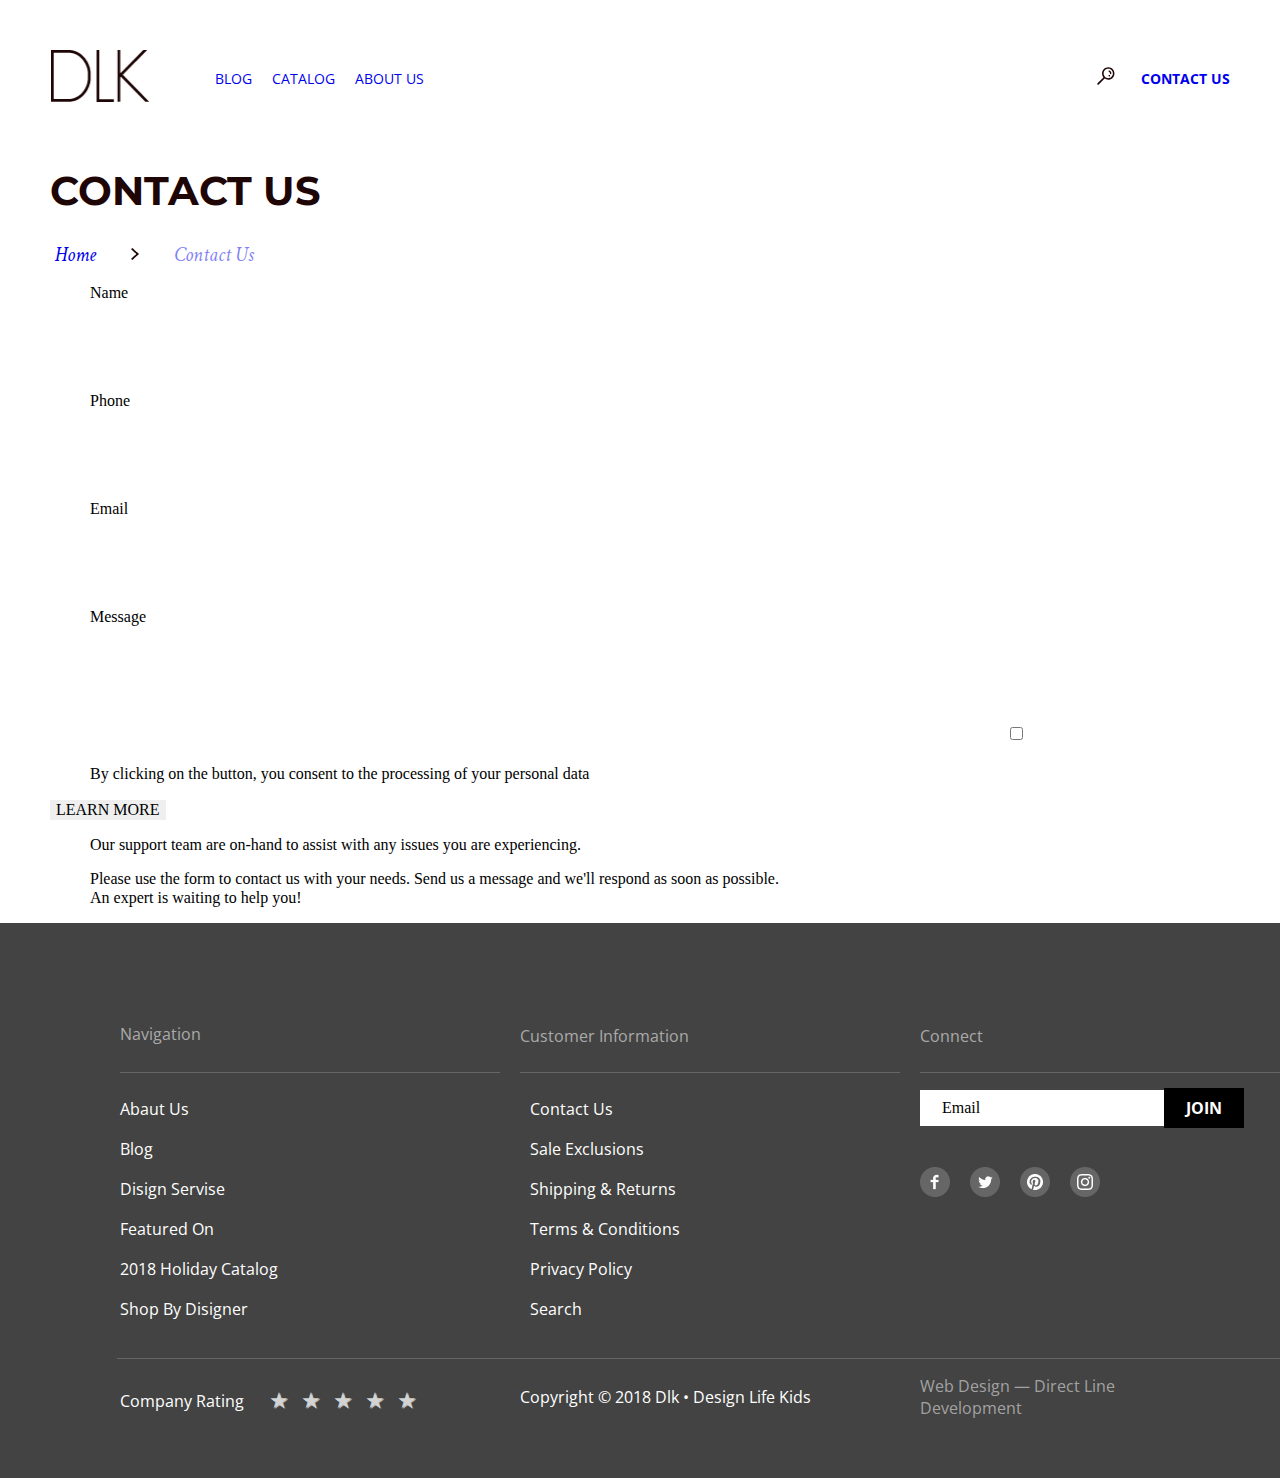
<file: pages/contact.html>
<!DOCTYPE html>
<html lang="en">
<head>
    <meta charset="UTF-8">
    <meta http-equiv="X-UA-Compatible" content="IE=edge">
    <meta name="viewport" content="width=device-width, initial-scale=1.0">
    <link rel="preconnect" href="https://fonts.googleapis.com">
    <link rel="preconnect" href="https://fonts.gstatic.com" crossorigin>
    <link href="https://fonts.googleapis.com/css2?family=Crimson+Text:ital,wght@1,400;1,700&family=Montserrat:wght@200;700&family=Open+Sans:wght@400;700&display=swap" rel="stylesheet">
    <link rel="stylesheet" href="/css/normalize.css">
    <link rel="stylesheet" href="/css/common.css">
    <link rel="stylesheet" href="/css/contact.css">
    <title>Document</title>
</head>
<body>
    <header class="header">
        <a class="header__logo" href="/index.html"><img src="/img/icon/logo.png" width="100px" height="52" alt="header__logo"></a>
        <ul class="header__list">
            <li class="header__list-item"><a href="/pages/blog.html">Blog</a></li>
            <li class="header__list-item"><a href="/pages/catalog.html">Catalog</a></li>
            <li class="header__list-item"><a href="/pages/contact.html">About Us</a></li>
        </ul>
        <ul class="header__search">
            <li class="header__search-img"><a href="#"><img src="/img/icon/search.svg" alt=""></a></li>
            <li class="header__search-contact"><a href="/pages/contact.html">Contact Us</a></li>
        </ul>
    </header>
    <main>
        <section class="contact">
            <h1 class="contact__title">Contact Us</h1>
            <ul class="contact__title-list">
                <li class="contact__title-item-one"><a href="/index.html">Home</a></li>
                <li class="contact__title-img"><img src="/img/icon/strelka.png" alt="strelka"></li>
                <li class="contact__title-item-two"><a href="#">Contact Us</a></li>
            </ul>
        </section>
        <section>
            <ul>
                <li><p>Name</p></li>
                <li><form class="social__form" action="/action_page.php"><input class="social__form" type="text" id="fname"></form></li>
            </ul>
            <ul>
                <li><p>Phone</p></li>
                <li><form class="social__form" action="/action_page.php"><input class="social__form" type="text" id="fname"></form></li>
            </ul>
            <ul>
                <li><p>Email</p></li>
                <li><form class="social__form" action="/action_page.php"><input class="social__form" type="text" id="fname"></form></li>
            </ul>
            <ul>
                <li><p>Message</p></li>
                <li><form class="social__form" action="/action_page.php"><input class="social__form" type="text" id="fname"></form></li>
            </ul>
            <ul>
                <li><form class="social__form" action="/action_page.php"><input class="social__form" type="checkbox" id="fname"></form></li>
                <li><p>By clicking on the button, you consent to the processing of your personal data</p></li>
            </ul>
            <button class="servises__button" type="button">LEARN MORE</button>
        </section>
        <section>
            <ul>
                <li><p>Our support team are on-hand to assist with any issues you are experiencing.</p></li>
                <li>Please use the form to contact us with your needs. Send us a message and we'll respond as soon as possible.</li>
                <li>An expert is waiting to help you!</li>
            </ul>
        </section>
    </main>
    <footer class="footer">
        <div class="container">
        <section class="navigation">
            <h5 class="navigation__title">Navigation</h5>
            <img class="navigation__line" src="/img/Line.png" alt="Line" width="380px" height="1px">
            <nav>
             <ul>
                 <li><a class="navigation-title-list" href="#">Abaut Us</a></li>
                 <li><a class="navigation-title-list" href="#">Blog</a></li>
                 <li><a class="navigation-title-list" href="#">Disign Servise</a></li>
                 <li><a class="navigation-title-list" href="#">Featured On</a></li>
                 <li><a class="navigation-title-list" href="#">2018 Holiday Catalog</a></li>
                 <li><a class="navigation-title-list" href="#">Shop By Disigner</a></li>
             </ul>
             </nav>
         </section>
         <section class="info">
            <h5 class="info-title">Customer Information</h5>
            <img class="info__line" src="/img/Line.png" alt="Line" width="380px" height="1px">
                <ul>
                    <li><a class="info-title-list" href="#">Contact Us</a></li>
                    <li><a class="info-title-list" href="#">Sale Exclusions</a></li>
                    <li><a class="info-title-list" href="#">Shipping & Returns</a></li>
                    <li><a class="info-title-list" href="#">Terms & Conditions</a></li>
                    <li><a class="info-title-list" href="#">Privacy Policy</a></li>
                    <li><a class="info-title-list" href="#">Search</a></li>
                </ul>
            </section>
            <section class="social">
                <h5 class="social__title">Connect</h5>
                <img class="social__line" src="/img/Line.png" alt="Line" width="380px" height="1px">
                <form class="social__form" action="/action_page.php">
                    <input class="social__form" type="text" id="fname" value="Email">
                    <button class="social__button" type="button">JOIN</button>
                </form>
                <div>
                    <ul class="social__title-list">
                        <li class="social__title-item"><a href="/"><img src="/img/icon/Facebook.png" alt="Facebook»"></a></li>
                        <li class="social__title-item"><a href="/"><img src="/img/icon/Twitter.png" alt="Twitter»"></a></li>
                        <li class="social__title-item"><a href="/"><img src="/img/icon/Pinterest.png" alt="Pinterest»"></a></li>
                        <li class="social__title-item"><a href="/"><img src="/img/icon/Instagram.png" alt="Instagram»"></a></li>
                    </ul>
                </div>
            </section>
                <div><img class="f__line" src="/img/Line.png" alt="Line" width="1180px" height="1px"></div>
            <section class="rating">
                <h5 class="rating__caption">Company Rating</h5>
                <div class="rating-area">
                    <input type="radio" id="star-5" name="rating" value="5">
                    <label for="star-5" title="Оценка «5»"></label>	
                    <input type="radio" id="star-4" name="rating" value="4">
                    <label for="star-4" title="Оценка «4»"></label>    
                    <input type="radio" id="star-3" name="rating" value="3">
                    <label for="star-3" title="Оценка «3»"></label>  
                    <input type="radio" id="star-2" name="rating" value="2">
                    <label for="star-2" title="Оценка «2»"></label>    
                    <input type="radio" id="star-1" name="rating" value="1">
                    <label for="star-1" title="Оценка «1»"></label>
                </div>
    </section>
    <section class="rights">
        <h5 class="rights__title">Copyright © 2018 Dlk • Design Life Kids</h5>
    </section>
    <section class="creator">
        <h5><a class="creator__title" href="#">Web Design — Direct Line Development</a></h5>
    </section>
    </div>
    </footer>
</body>
</html>
</file>
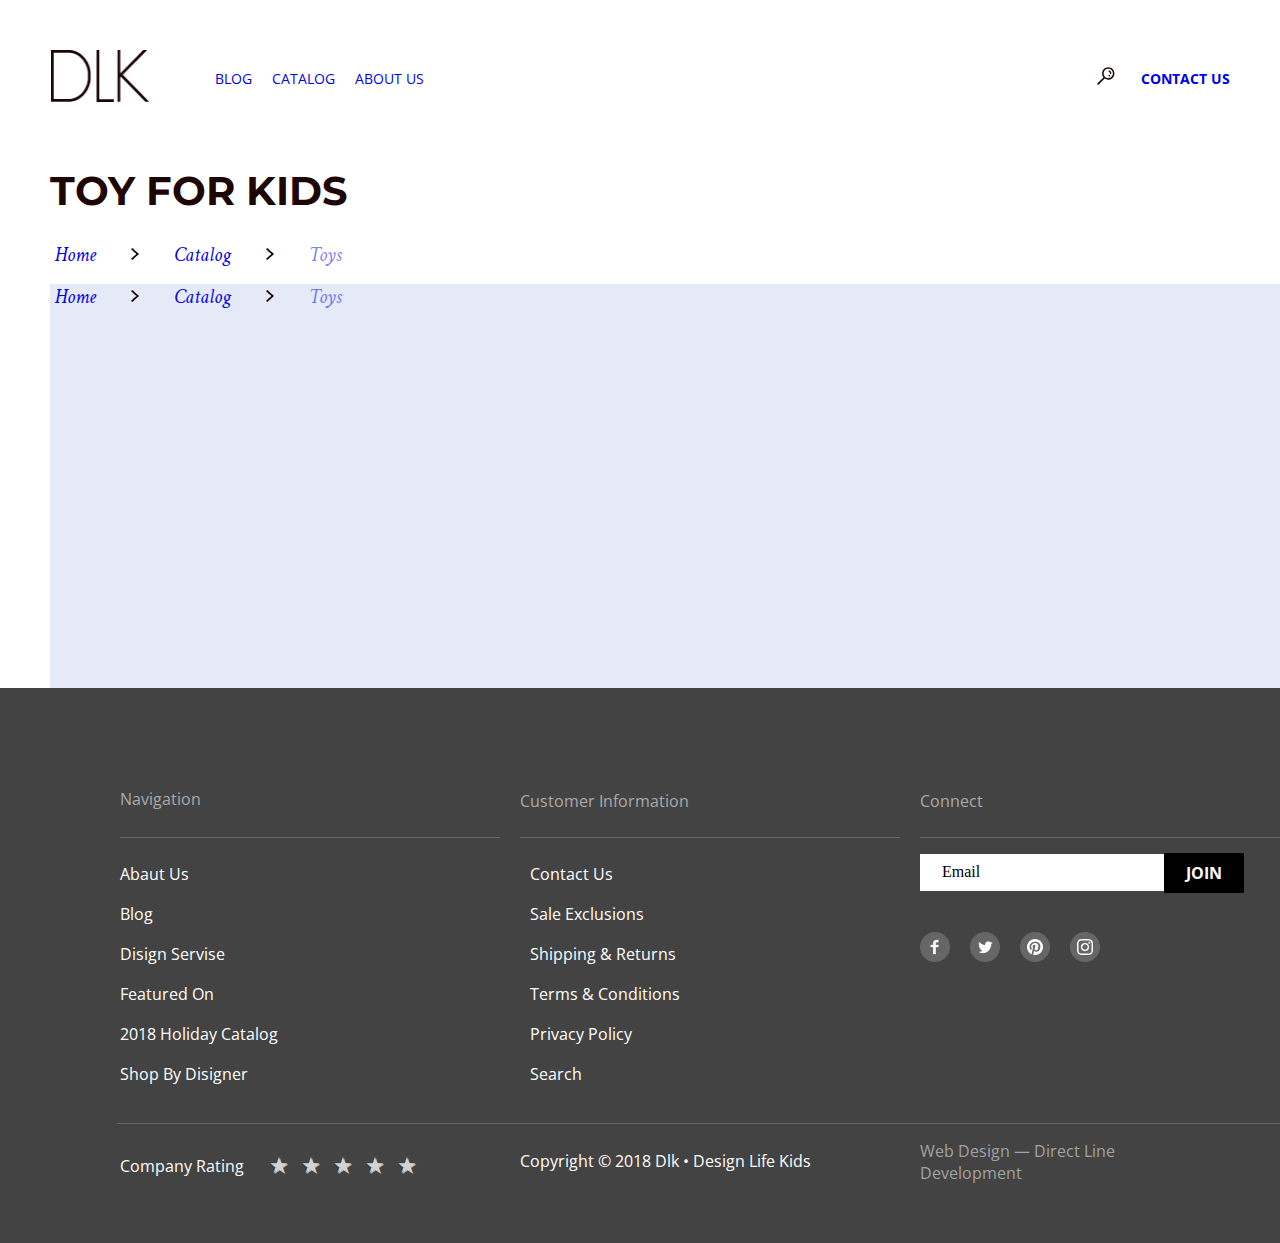
<file: pages/toys.html>
<!DOCTYPE html>
<html lang="en">
<head>
    <meta charset="UTF-8">
    <meta http-equiv="X-UA-Compatible" content="IE=edge">
    <meta name="viewport" content="width=device-width, initial-scale=1.0">
    <link rel="preconnect" href="https://fonts.googleapis.com">
    <link rel="preconnect" href="https://fonts.gstatic.com" crossorigin>
    <link href="https://fonts.googleapis.com/css2?family=Crimson+Text:ital,wght@1,400;1,700&family=Montserrat:wght@200;700&family=Open+Sans:wght@400;700&display=swap" rel="stylesheet">
    <link rel="stylesheet" href="/css/normalize.css">
    <link rel="stylesheet" href="/css/common.css">
    <link rel="stylesheet" href="/css/toys.css">
    <title>Document</title>
</head>
<body>
    <header class="header">
        <a class="header__logo" href="/index.html"><img src="/img/icon/logo.png" width="100px" height="52" alt="header__logo"></a>
        <ul class="header__list">
            <li class="header__list-item"><a href="/pages/blog.html">Blog</a></li>
            <li class="header__list-item"><a href="/pages/catalog.html">Catalog</a></li>
            <li class="header__list-item"><a href="/pages/contact.html">About Us</a></li>
        </ul>
        <ul class="header__search">
            <li class="header__search-img"><a href="#"><img src="/img/icon/search.svg" alt=""></a></li>
            <li class="header__search-contact"><a href="/pages/contact.html">Contact Us</a></li>
        </ul>
    </header>
    <main>
        <section class="toys">
            <h1 class="toys__title">Toy for kids</h1>
            <ul class="toys__title-list">
                <li class="toys__title-item-one"><a href="/index.html">Home</a></li>
                <li class="toys__title-img"><img src="/img/icon/strelka.png" alt="strelka"></li>
                <li class="toys__title-item-two"><a href="/pages/catalog.html">Catalog</a></li>
                <li class="toys__title-img"><img src="/img/icon/strelka.png" alt="strelka"></li>
                <li class="toys__title-item-thre"><a href="/pages/toys.html">Toys</a></li>
            </ul>
        </section>
        <section>
            <div class="container-filter">
                <ul class="toys__title-list">
                    <li class="toys__title-item-one"><a href="/index.html">Home</a></li>
                    <li class="toys__title-img"><img src="/img/icon/strelka.png" alt="strelka"></li>
                    <li class="toys__title-item-two"><a href="/pages/catalog.html">Catalog</a></li>
                    <li class="toys__title-img"><img src="/img/icon/strelka.png" alt="strelka"></li>
                    <li class="toys__title-item-thre"><a href="/pages/toys.html">Toys</a></li>
                </ul>
            </div>
        </section>
    </main>
    <footer class="footer">
        <div class="container">
        <section class="navigation">
            <h5 class="navigation__title">Navigation</h5>
            <img class="navigation__line" src="/img/Line.png" alt="Line" width="380px" height="1px">
            <nav>
             <ul>
                 <li><a class="navigation-title-list" href="#">Abaut Us</a></li>
                 <li><a class="navigation-title-list" href="#">Blog</a></li>
                 <li><a class="navigation-title-list" href="#">Disign Servise</a></li>
                 <li><a class="navigation-title-list" href="#">Featured On</a></li>
                 <li><a class="navigation-title-list" href="#">2018 Holiday Catalog</a></li>
                 <li><a class="navigation-title-list" href="#">Shop By Disigner</a></li>
             </ul>
             </nav>
         </section>
         <section class="info">
            <h5 class="info-title">Customer Information</h5>
            <img class="info__line" src="/img/Line.png" alt="Line" width="380px" height="1px">
                <ul>
                    <li><a class="info-title-list" href="#">Contact Us</a></li>
                    <li><a class="info-title-list" href="#">Sale Exclusions</a></li>
                    <li><a class="info-title-list" href="#">Shipping & Returns</a></li>
                    <li><a class="info-title-list" href="#">Terms & Conditions</a></li>
                    <li><a class="info-title-list" href="#">Privacy Policy</a></li>
                    <li><a class="info-title-list" href="#">Search</a></li>
                </ul>
            </section>
            <section class="social">
                <h5 class="social__title">Connect</h5>
                <img class="social__line" src="/img/Line.png" alt="Line" width="380px" height="1px">
                <form class="social__form" action="/action_page.php">
                    <input class="social__form" type="text" id="fname" value="Email">
                    <button class="social__button" type="button">JOIN</button>
                </form>
                <div>
                    <ul class="social__title-list">
                        <li class="social__title-item"><a href="/"><img src="/img/icon/Facebook.png" alt="Facebook»"></a></li>
                        <li class="social__title-item"><a href="/"><img src="/img/icon/Twitter.png" alt="Twitter»"></a></li>
                        <li class="social__title-item"><a href="/"><img src="/img/icon/Pinterest.png" alt="Pinterest»"></a></li>
                        <li class="social__title-item"><a href="/"><img src="/img/icon/Instagram.png" alt="Instagram»"></a></li>
                    </ul>
                </div>
            </section>
                <div><img class="f__line" src="/img/Line.png" alt="Line" width="1180px" height="1px"></div>
            <section class="rating">
                <h5 class="rating__caption">Company Rating</h5>
                <div class="rating-area">
                    <input type="radio" id="star-5" name="rating" value="5">
                    <label for="star-5" title="Оценка «5»"></label>	
                    <input type="radio" id="star-4" name="rating" value="4">
                    <label for="star-4" title="Оценка «4»"></label>    
                    <input type="radio" id="star-3" name="rating" value="3">
                    <label for="star-3" title="Оценка «3»"></label>  
                    <input type="radio" id="star-2" name="rating" value="2">
                    <label for="star-2" title="Оценка «2»"></label>    
                    <input type="radio" id="star-1" name="rating" value="1">
                    <label for="star-1" title="Оценка «1»"></label>
                </div>
    </section>
    <section class="rights">
        <h5 class="rights__title">Copyright © 2018 Dlk • Design Life Kids</h5>
    </section>
    <section class="creator">
        <h5><a class="creator__title" href="#">Web Design — Direct Line Development</a></h5>
    </section>
    </div>
    </footer>
</body>
</html>
</file>
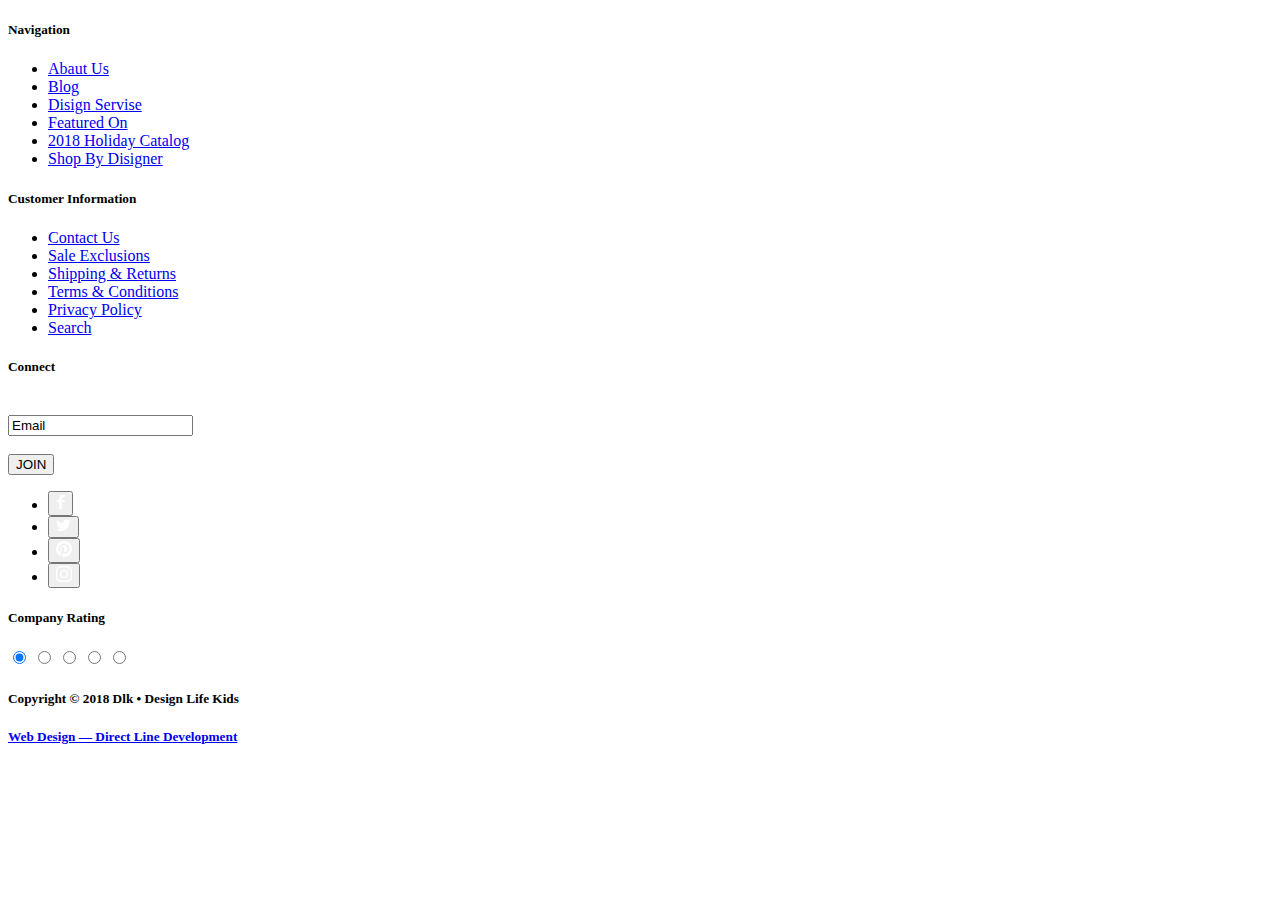
<file: toys/toys.html>
<!DOCTYPE html>
<html lang="en">
<head>
    <meta charset="UTF-8">
    <meta http-equiv="X-UA-Compatible" content="IE=edge">
    <meta name="viewport" content="width=device-width, initial-scale=1.0">
    <title>TOYS</title>
</head>
<body>
    <footer>
        <section class="navigation">
           <h5 class="navigation__title">Navigation</h5>
           <nav class="navigation">
            <ul>
                <li><a class="navigation-title-list" href="#">Abaut Us</a></li>
                <li><a class="navigation-title-list" href="#">Blog</a></li>
                <li><a class="navigation-title-list" href="#">Disign Servise</a></li>
                <li><a class="navigation-title-list" href="#">Featured On</a></li>
                <li><a class="navigation-title-list" href="#">2018 Holiday Catalog</a></li>
                <li><a class="navigation-title-list" href="#">Shop By Disigner</a></li>
            </ul>
            </nav>
        </section>
        <section class="info">
        <h5 class="info-title">Customer Information</h5>
            <ul>
                <li><a class="info-title-list" href="#">Contact Us</a></li>
                <li><a class="info-title-list" href="#">Sale Exclusions</a></li>
                <li><a class="info-title-list" href="#">Shipping & Returns</a></li>
                <li><a class="info-title-list" href="#">Terms & Conditions</a></li>
                <li><a class="info-title-list" href="#">Privacy Policy</a></li>
                <li><a class="info-title-list" href="#">Search</a></li>
            </ul>
        </section>
        <section class="social">
            <h5 class="social__title">Connect</h5>
            <form class="social__form" action="/action_page.php">
                <label class="social__form" for="fname"></label><br>
                <input class="social__form" type="text" id="fname" value="Email"><br><br>
                <input class="social__form" type="submit" value="JOIN">
              </form>
              <div>
                <ul>
                    <li><button class="social__title-list"><img src="/img/icon/f.svg" alt="Facebook»"></button></li>
                    <li><button class="social__title-list"><img src="/img/icon/twitter.svg" alt="Twitter»"></button></li>
                    <li><button class="social__title-list"><img src="/img/icon/Pinterest.svg" alt="Pinterest»"></button></li>
                    <li><button class="social__title-list"><img src="/img/icon/Instagram.svg" alt="Instagram»"></button></li>
                </ul>
              </div>
        </section>
        <section class="rating">
                    <h5 class="rating__caption">Company Rating</h5>
                <div class="rating__group">
                    <input class="rating__input" type="radio" name="health" id="health-1" value="1" checked>
                    <label class="rating__star" for="health-1" aria-label="Ужасно"></label>
        
                    <input class="rating__input" type="radio" name="health" id="health-2" value="2">
                    <label class="rating__star" for="health-2" aria-label="Сносно"></label>
        
                    <input class="rating__input" type="radio" name="health" id="health-3" value="3">
                    <label class="rating__star" for="health-3" aria-label="Нормально"></label>
        
                    <input class="rating__input" type="radio" name="health" id="health-4" value="4">
                    <label class="rating__star" for="health-4" aria-label="Хорошо"></label>
        
                    <input class="rating__input" type="radio" name="health" id="health-5" value="5">
                    <label class="rating__star" for="health-5" aria-label="Отлично"></label>
        
                    <div class="rating__focus"></div>
                </div>
        </section>
        <section class="rights">
            <h5 class="rights__title">Copyright © 2018 Dlk • Design Life Kids</h5>
        </section>
        <section class="creator">
            <h5><a class="creator__title" href="#">Web Design — Direct Line Development</a></h5>
        </section>
    </footer>
</body>
</html>
</file>
<file: css/common.css>
header {
    max-width: 1180px;
    margin:  0 auto;
    }

    a {
    text-decoration: none;
    }

    li {
    list-style-type: none; 
    }

    .header {
    display: flex;
    align-items: center;
    padding-top: 50px;
    gap: 25px;
    }

    .header__list {
    display: flex;
    align-items: center;
    gap: 20.02px;
    font-family: 'Open Sans';
    font-style: normal;
    font-weight: 400;
    font-size: 14px;
    line-height: 19px;
    text-transform: uppercase;
    color: #1E0606;
    }

    .header__search {
    display: inline-flex;
    align-items: center;
    margin-left: auto;
    gap: 23.48px;
    font-family: 'Open Sans';
    font-style: normal;
    font-weight: 700;
    font-size: 14px;
    line-height: 19px;
    text-transform: uppercase;
    color: #1E0606;
    }

    footer {
    background: #434343;
    padding-bottom: 0px;
    margin-bottom: 0px;
    }   

    .container {
        width: 1400px;
        height: 555px;
        margin:  0 auto;
        padding-bottom: 0px;
    }

    body {
    background: #FFFFFF;
    
    }

    main {
    width: 1180px;
    margin: 0 auto;
    }


    button {
    border:none;
    }

    .navigation {
    display: flex;
    flex-direction: column;
    align-content: center;
    }

    .navigation__title {
    font-family: 'Open Sans';
    font-style: normal;
    font-weight: 400;
    font-size: 16px;
    line-height: 22px;
    color: #AAAAAA;
    display: flex;
    margin-left: 120px;
    margin-top: 100px;
    }

    .navigation__line {
    margin-left: 120px;
    }

    .navigation-title-list {
    font-family: 'Open Sans';
    font-style: normal;
    font-weight: 400;
    font-size: 16px;
    line-height: 22px;
    color: #FFFFFF;
    margin-left: 80px;
    grid-column: 120px;
    flex-wrap: nowrap;
    line-height: 40px;
    }

    .info {
    display: flex;
    flex-direction: column;
    align-content: center;
    }

    .info-title {
    font-family: 'Open Sans';
    font-style: normal;
    font-weight: 400;
    font-size: 16px;
    line-height: 22px;
    color: #AAAAAA;
    margin-left: 520px;
    margin-top: -320px;
    }

    .info-title-list {
    font-family: 'Open Sans';
    font-style: normal;
    font-weight: 400;
    font-size: 16px;
    line-height: 22px;
    color: #FFFFFF;
    margin-left: 80px;
    grid-column: 120px;
    flex-wrap: nowrap;
    line-height: 40px;
    margin-left: 490px;
    }

    .info__line {
    margin-left: 520px;
    margin-top: -2px;
    }
    
    .social {
    display: flex;
    flex-direction: column;
    align-content: center;
    }

    .social__title {
    font-family: 'Open Sans';
    font-style: normal;
    font-weight: 400;
    font-size: 16px;
    line-height: 22px;
    color: #AAAAAA;
    margin-left: 920px;
    margin-top: -320px;
    }

    .social__line {
    margin-left: 920px;
    margin-top: -2px;
    }

    .social__form {
    display: flex;
    align-items: center;
    margin-left: 449px;
    margin-top: 3px;
    padding: 9px 22px;
    border: none;
    }
        
    .social__title-list {
    padding: auto;
    display: flex;
    flex-wrap: nowrap;
    grid-gap: 20px;
    margin-left: 880px; 
    margin-top: 30px;
    }
    
    .social__button {
    display: flex;
    align-items: center;
    padding: 9px 22px;
    gap: 10px;
    background: #000000;
    font-family: 'Open Sans';
    font-style: normal;
    font-weight: 700;
    font-size: 16px;
    line-height: 22px;
    color: #FFFFFF;
    margin-top: 3px;
    }

    .f__line {
    margin-left: 117px;
    }

    .rating {
    display: flex;
    align-items: center;
    grid-gap: 20px;
    margin-left: 120px;
    }

    .rating__caption {
    font-family: 'Open Sans';
    font-style: normal;
    font-weight: 400;
    font-size: 16px;
    line-height: 22px;
    display: flex;
    align-items: center;
    color: #FFFFFF;
    }

    .rights {
    display: flex;
    align-items: center;
    grid-gap: 20px;
    margin-left: 520px;
    margin-top: -80px;
    }

    .rights__title {
    font-family: 'Open Sans';
    font-style: normal;
    font-weight: 400;
    font-size: 16px;
    line-height: 22px;
    display: flex;
    align-items: center;
    color: #FFFFFF;
    width: 291px;
    height: 22px;
    }

    .creator {
    display: flex;
    align-items: center;
    grid-gap: 20px;
    margin-left: 920px;
    margin-top: -70px;
    }

    .creator__title {
    font-family: 'Open Sans';
    font-style: normal;
    font-weight: 400;
    font-size: 16px;
    line-height: 22px;
    display: flex;
    align-items: center;
    color: #A2A2A2;
    width: 298px;
    height: 22px;
    }


    .rating-area {
    overflow: hidden;
    width: 265px;
    margin: 0 auto;
    margin-left: -100px;
    }

    .rating-area:not(:checked) > input {
    display: none;
    }

    .rating-area:not(:checked) > label {
    float: right;
    width: 32px;
    padding: 0;
    cursor: pointer;
    font-size: 22px;
    line-height: 22px;
    color: lightgrey;
    text-shadow: 1px 1px #bbb;
    }

    .rating-area:not(:checked) > label:before {
    content: '★';
    }

    .rating-area > input:checked ~ label {
    color: rgb(255, 255, 255);
    text-shadow: 1px 1px rgb(248, 248, 248);
    }

    .rating-area:not(:checked) > label:hover,
    .rating-area:not(:checked) > label:hover ~ label {
    color: rgb(255, 255, 255);
    }

    .rating-area > input:checked + label:hover,
    .rating-area > input:checked + label:hover ~ label,
    .rating-area > input:checked ~ label:hover,
    .rating-area > input:checked ~ label:hover ~ label,
    .rating-area > label:hover ~ input:checked ~ label {
    color: rgb(255, 255, 255);
    text-shadow: 1px 1px rgb(255, 255, 255);
    }

    .rate-area > label:active {
    position: relative;
    }
</file>
<file: css/style.css>
.banner {
    background: #EEE4DB;
    display: flex;
    width: 1180px;
    margin: 0 auto;
    height: 411px;
    margin-top: 129px;
    }
 
    .banner__number {
    font-family: 'Montserrat';
    font-style: normal;
    font-weight: 200;
    font-size: 60px;
    line-height: 73px;
    color: rgba(30, 6, 6, 0.05);
    margin-top: 17px;
    margin-left: 20px;
    }

    .banner__list {
    position: absolute;
    margin-top: 101px;
    margin-left: -10px;
    }

    .banner__title {
    font-family: 'Montserrat';
    font-style: normal;
    font-weight: 700;
    font-size: 40px;
    line-height: 110%;
    color: #1E0606;
    max-width: 307px;
    max-height: 88px;
    position: absolute;
    margin-top: 101px;
    margin-left: 133px;
    }

    .bnner__title-made {
    font-family: 'Crimson Text';
    font-style: italic;
    font-weight: 400;
    font-size: 20px;
    line-height: 26px;
    color: #1E0606;
    position: absolute;
    margin-top: 197px;
    margin-left: 133px;
    }

    .banner__title-button {
    align-items: center;
    padding: 9px 22px;
    gap: 10px;
    background: #000000;
    font-family: 'Open Sans';
    font-style: normal;
    font-weight: 700;
    font-size: 16px;
    line-height: 22px;
    color: #FFFFFF;
    position: absolute;
    margin-top: 243px;
    margin-left: 133px;
    }

    .banner__monster-img {
    position: absolute;
    margin-top: -89px;
    margin-left: 445px;
    }
    
    .banner__title-info {
    font-family: 'Open Sans';
    font-style: normal;
    color: #FFFFFF;
    font-weight: 700;
    font-size: 12px;
    line-height: 16px;
    background: #C29974;
    align-items: center;
    columns: auto;
    display: flex;
    justify-content: center;
    width: 1180px;
    height: 39px;
    position: absolute;
    margin-top: -89px;
    margin-left: 445px;
    position: absolute;
    margin-top: 372px;
    margin-left: 0px;
    text-transform: uppercase;
    }

    .products {
    display: block;
    width: 1180px;
    margin: 0 auto;
    }

    .products__title {
    font-family: 'Montserrat';
    font-style: normal;
    font-weight: 700;
    font-size: 38px;
    line-height: 46px;
    text-transform: uppercase;
    color: #1E0606;
    margin-top: 90px;
    }

    .products__title-list {
    padding: auto;
    display: flex;
    flex-wrap: nowrap;
    grid-gap: 20px;
    justify-content: space-between;
    margin-left: -40px;
    }

    .products__button-left {
    display: inline-block;  
    align-items: center;
    background: rgba(112, 187, 220, 0.2);
    padding: 10px 17px;
    }

    .products__button-right {
    display: inline-block;  
    align-items: center;
    background: rgba(112, 187, 220, 0.2);
    padding: 10px 17px;
    }

    .products__button-info {
    display: flex;
    margin-top: -50px;
    margin-left: 133px;
    width: 580px;
    height: 44px;
    font-family: 'Open Sans';
    font-style: normal;
    font-weight: 400;
    font-size: 16px;
    line-height: 22px;
    color: #1E0606;
    }

    .servises {
    width: 1180px;
    height: 559px;
    }
    
    .servises__img {
    display: flex;
    align-items: center;
    margin-top: 90px;
    }

    .servises__title {
    display: flex;
    align-items: center;
    margin-left: 640px;
    margin-top: -500px;
    font-family: 'Montserrat';
    font-style: normal;
    font-weight: 700;
    font-size: 38px;
    line-height: 46px;
    text-transform: uppercase;
    color: #1E0606;
    }

    .servises__title-liston {
    display: inline-flex;
    align-items: center;
    position: relative;
    margin-left: 540px;
    font-family: 'Crimson Text';
    font-style: italic;
    font-weight: 700;
    font-size: 26px;
    margin-top: -50px;
    line-height: 34px;
    color: #1E0606;
    background: rgba(112, 187, 220, 0.2);
    padding: 11px 180px 11px 60px;
    }

    .servises__title-list {
    display: flex;
    align-items: center;
    margin-left: 600px;
    font-family: 'Crimson Text';
    font-style: italic;
    font-weight: 400;
    font-size: 26px;
    line-height: 34px;
    color: #1E0606;
    padding-top: 12px;
    }

    .servises__list-info {
    display: flex;
    align-items: center;
    margin-left: 640px;
    font-family: 'Open Sans';
    font-style: normal;
    font-weight: 400;
    font-size: 16px;
    line-height: 22px;
    color: #1E0606;
    width: 480px;
    max-height: 88px;
    }

    .servises__button {
    display: flex;
    align-items: center;
    margin-left: 640px;
    padding: 9px 22px;
    gap: 10px;
    background: #000000;
    font-family: 'Open Sans';
    font-style: normal;
    font-weight: 700;
    font-size: 16px;
    line-height: 22px;
    color: #FFFFFF;
    margin-top: 26px;
    }

    .partners__list {
    padding: auto;
    display: flex;
    flex-wrap: nowrap;
    grid-gap: 20px;
    justify-content: space-between;
    margin-left: -40px;
    margin-top: 90px;
    margin-bottom: 90px;
    }

    .aboutmap {
    padding: auto;
    display: flex;
    flex-wrap: nowrap;
    grid-gap: 50px;
    justify-content: space-between;
    margin-top: 140px;
    
    }
    
    .aboutus::before {
    content: '';
    position: relative;
    display: block;
    width: 543px;
    height: 228px;
    background: #E1F0F7; 
    z-index: -1; 
    margin-bottom: -30px; 
    }

    .aboutus__title {
    display: flex;
    font-family: 'Montserrat';
    font-style: normal;
    font-weight: 700;
    font-size: 38px;
    line-height: 46px;
    text-transform: uppercase;
    color: #1E0606;
    margin-left: 30px;
    position: relative;
    margin-top: -250px;
    }

    .aboutus__title-info {
    display: flex;
    font-family: 'Crimson Text';
    font-style: italic;
    font-weight: 400;
    font-size: 26px;
    line-height: 34px;
    color: #1E0606;
    margin-left: 30px;
    margin-top: -20px;
    position: relative;
    }

    .aboutus__title-infotext {
    display: flex;
    font-family: 'Open Sans';
    font-style: normal;
    font-weight: 400;
    font-size: 16px;
    line-height: 22px;
    color: #1E0606;
    width: 483px;
    height: 67px;
    position: relative;
    margin-left: 30px;
    margin-top: -15px;
    }

    .aboutus__button {
    display: flex;
    align-items: center;
    padding: 9px 22px;
    gap: 10px;
    background: #000000;
    font-family: 'Open Sans';
    font-style: normal;
    font-weight: 700;
    font-size: 16px;
    line-height: 22px;
    color: #FFFFFF;
    margin-left: 30px;
    margin-top: 0px;
    position: relative;
    margin-bottom: 199px;
    }

    .contacts::before {
    content: '';
    position: relative;
    display: block;
    width: 543px;
    height: 209px;
    background: #E1F0F7; 
    z-index: -1; 
    }

    .contacts__title {
    display: flex;
    font-family: 'Montserrat';
    font-style: normal;
    font-weight: 700;
    font-size: 38px;
    line-height: 46px;
    text-transform: uppercase;
    color: #1E0606;
    margin-left: 30px;
    position: relative;
    margin-top: -230px; 
    }

    .contacts__info {
    display: flex;
    font-family: 'Open Sans';
    font-style: normal;
    font-weight: 400;
    font-size: 16px;
    line-height: 22px;
    color: #1E0606;
    width: 483px;
    height: 67px;
    position: relative;
    margin-left: 30px;
    margin-top: -15px; 
    }

    .contacts__maps {
    display: flex;
    position: relative;
    margin-left: 30px;
    }
</file>
<file: css/blog.css>
.blog__title {
    font-family: 'Montserrat';
    font-style: normal;
    font-weight: 700;
    font-size: 40px;
    line-height: 49px;
    text-transform: uppercase;
    color: #1E0606;
    margin-top: 60px;
}

.blog__title-item-one {
    font-family: 'Crimson Text';
    font-style: italic;
    font-weight: 400;
    font-size: 20px;
    line-height: 26px;
    color: #1E0606;
    align-items: center;
}

.blog__title-item-two {
    font-family: 'Crimson Text';
    font-style: italic;
    font-weight: 400;
    font-size: 20px;
    line-height: 26px;
    color: #1E0606;
    opacity: 0.5;
    align-items: center;
}

.blog__title-list {
    display: flex;
    flex-direction: row;
    justify-content: start;
    gap: 35px;
    align-items: center;
    margin-left: -35px;
}

.blog__list {
    display: flex;
    flex-wrap: wrap;
    gap: 10px  ;
}

.blog__list-one {
    display: flex;
    flex-direction: column;
    margin-left: -35px;
}

.blog__list-two {
    display: flex;
    flex-direction: column;
    margin-left: -35px;
    gap: 20px;
}

.blog__list-one-item {
    width: 132px;
    height: 22px;
    font-family: 'Open Sans';
    font-style: normal;
    font-weight: 400;
    font-size: 16px;
    line-height: 22px;
    color: #818181;
    mix-blend-mode: normal;
    padding-top: 10px;
}

.blog__list-one-title {
    font-family: 'Montserrat';
    font-style: normal;
    font-weight: 700;
    font-size: 24px;
    line-height: 31px;
    color: #1E0606;
    width: 380px;
    height: 62px;
    padding-top: 7px;
}

.blog__list-one-info {
    font-family: 'Open Sans';
    font-style: normal;
    font-weight: 400;
    font-size: 18px;
    line-height: 25px;
    color: #1E0606;
    width: 380px;
    height: 125px;
    padding-top: 30px;
}

.blog__list-one-img {
    margin-top: 50px;
}

.blog__list-two-item {
    width: 132px;
    height: 22px;
    font-family: 'Open Sans';
    font-style: normal;
    font-weight: 400;
    font-size: 16px;
    line-height: 22px;
    color: #818181;
    mix-blend-mode: normal;
}

.blog__list-two-title {
    font-family: 'Montserrat';
    font-style: normal;
    font-weight: 700;
    font-size: 24px;
    line-height: 31px;
    color: #1E0606;
    width: 380px;
    height: 62px;
}

.blog__list-two-info {
    font-family: 'Open Sans';
    font-style: normal;
    font-weight: 400;
    font-size: 18px;
    line-height: 25px;
    color: #1E0606;
    width: 380px;
    height: 125px;
}

.blog__list-two-img {
    margin-top: 50px;
}

.blog__scroll-list {
    display: flex;
    flex-direction: row;
    justify-content: space-between;
}
</file>
<file: css/catalog.css>
.catalog__title {
    font-family: 'Montserrat';
    font-style: normal;
    font-weight: 700;
    font-size: 40px;
    line-height: 49px;
    text-transform: uppercase;
    color: #1E0606;
    margin-top: 60px;
}

.catalog__title-item-one {
    font-family: 'Crimson Text';
    font-style: italic;
    font-weight: 400;
    font-size: 20px;
    line-height: 26px;
    color: #1E0606;
    display: flex;
    margin-left: -35px;
    align-items: center;
}

.catalog__title-item-two {
    font-family: 'Crimson Text';
    font-style: italic;
    font-weight: 400;
    font-size: 20px;
    line-height: 26px;
    color: #1E0606;
    opacity: 0.5;
    align-items: center;
}

.catalog__title-list {
    display: flex;
    gap: 35px;
    align-items: center;
}

.cart__title-list {
    display: flex;
    gap: 20px;
    flex-wrap: wrap;
    margin-left: -35px;
    align-items: flex-start;
    margin-top: 50px;
}

.cart__line-two {
    display: flex;
    gap: 20px;
    order: 2;
    align-self: end
}

.cart__title-item:nth-child(4) {
    margin-left: 210px;
}

.catalog__info {
    display: flex;
    justify-content: center;
    flex-direction: column;
    gap: 15px;
    position: relative;
    padding-bottom: 85px;
}

.catalog__info-title {
    font-family: 'Montserrat';
    font-style: normal;
    font-weight: 700;
    font-size: 38px;
    line-height: 46px;
    text-transform: uppercase;
    color: #1E0606;
    margin-left: 170px;
    margin-bottom: -40px;
    position: relative;
}

.catalog__info-list {
    font-family: 'Open Sans';
    font-style: normal;
    font-weight: 400;
    font-size: 16px;
    line-height: 22px;
    color: #1E0606;
    width: 680px;
    height: 44px;
    align-self: center;
    position: relative;
    margin-left: -120px;
}
</file>
<file: css/contact.css>
.contact__title {
    font-family: 'Montserrat';
    font-style: normal;
    font-weight: 700;
    font-size: 40px;
    line-height: 49px;
    text-transform: uppercase;
    color: #1E0606;
    margin-top: 60px;
}

.contact__title-item-one {
    font-family: 'Crimson Text';
    font-style: italic;
    font-weight: 400;
    font-size: 20px;
    line-height: 26px;
    color: #1E0606;
    display: flex;
    margin-left: -35px;
    align-items: center;
}

.contact__title-item-two {
    font-family: 'Crimson Text';
    font-style: italic;
    font-weight: 400;
    font-size: 20px;
    line-height: 26px;
    color: #1E0606;
    opacity: 0.5;
    align-items: center;
}

.contact__title-list {
    display: flex;
    gap: 35px;
    align-items: center;
}
</file>
<file: css/toys.css>
.toys__title {
    font-family: 'Montserrat';
    font-style: normal;
    font-weight: 700;
    font-size: 40px;
    line-height: 49px;
    text-transform: uppercase;
    color: #1E0606;
    margin-top: 60px;
}

.toys__title-item-one {
    font-family: 'Crimson Text';
    font-style: italic;
    font-weight: 400;
    font-size: 20px;
    line-height: 26px;
    color: #1E0606;
    display: flex;
    margin-left: -35px;
    align-items: center;
}



.toys__title-item-two {
    font-family: 'Crimson Text';
    font-style: italic;
    font-weight: 400;
    font-size: 20px;
    line-height: 26px;
    color: #1E0606;
    display: flex;
    align-items: center;
}

.toys__title-list {
    display: flex;
    gap: 35px;
    align-items: center;
}

.toys__title-item-thre {
    font-family: 'Crimson Text';
    font-style: italic;
    font-weight: 400;
    font-size: 20px;
    line-height: 26px;
    color: #1E0606;
    opacity: 0.5;
    align-items: center;
}

.container-filter {
    width: 200%;
    height: 254px;
    margin:  0 auto;
    padding-bottom: 0px;
    background: rgba(125, 151, 218, 0.2);
    padding-bottom: 150px;
    }
</file>
